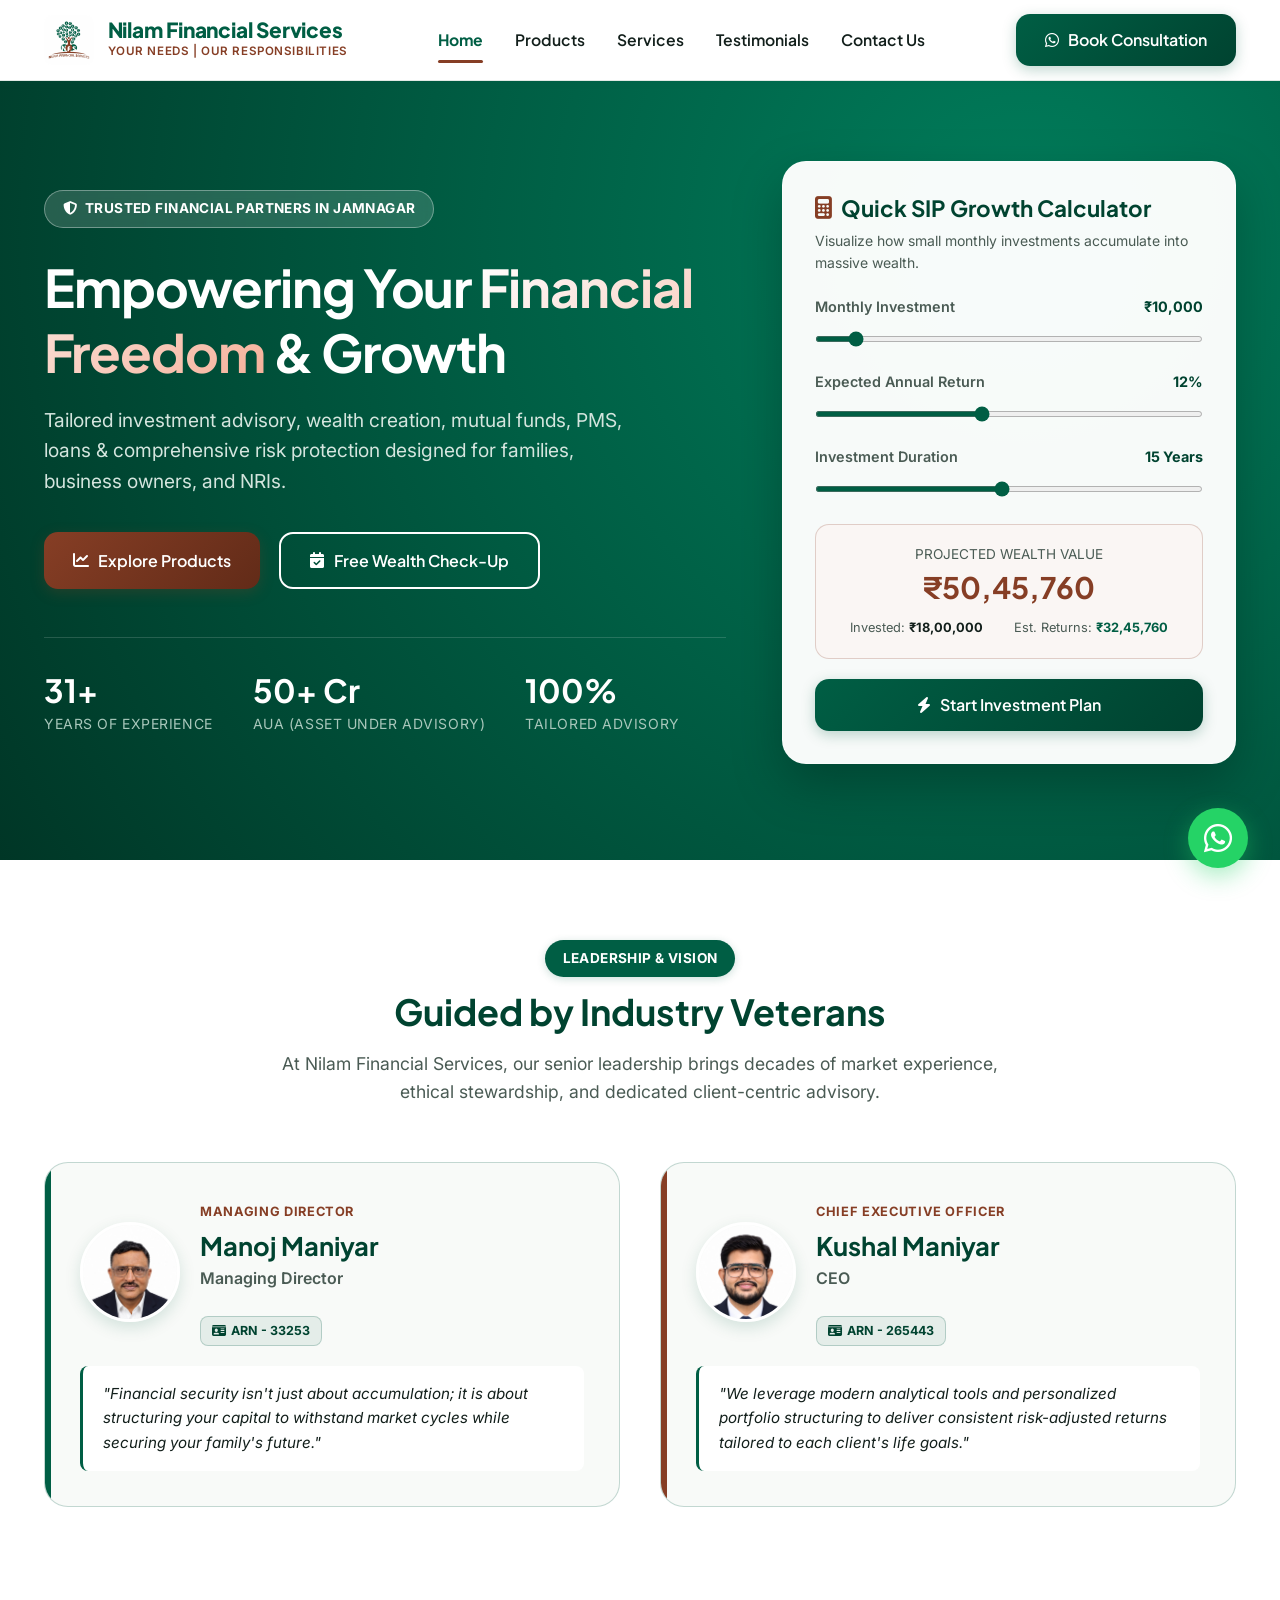
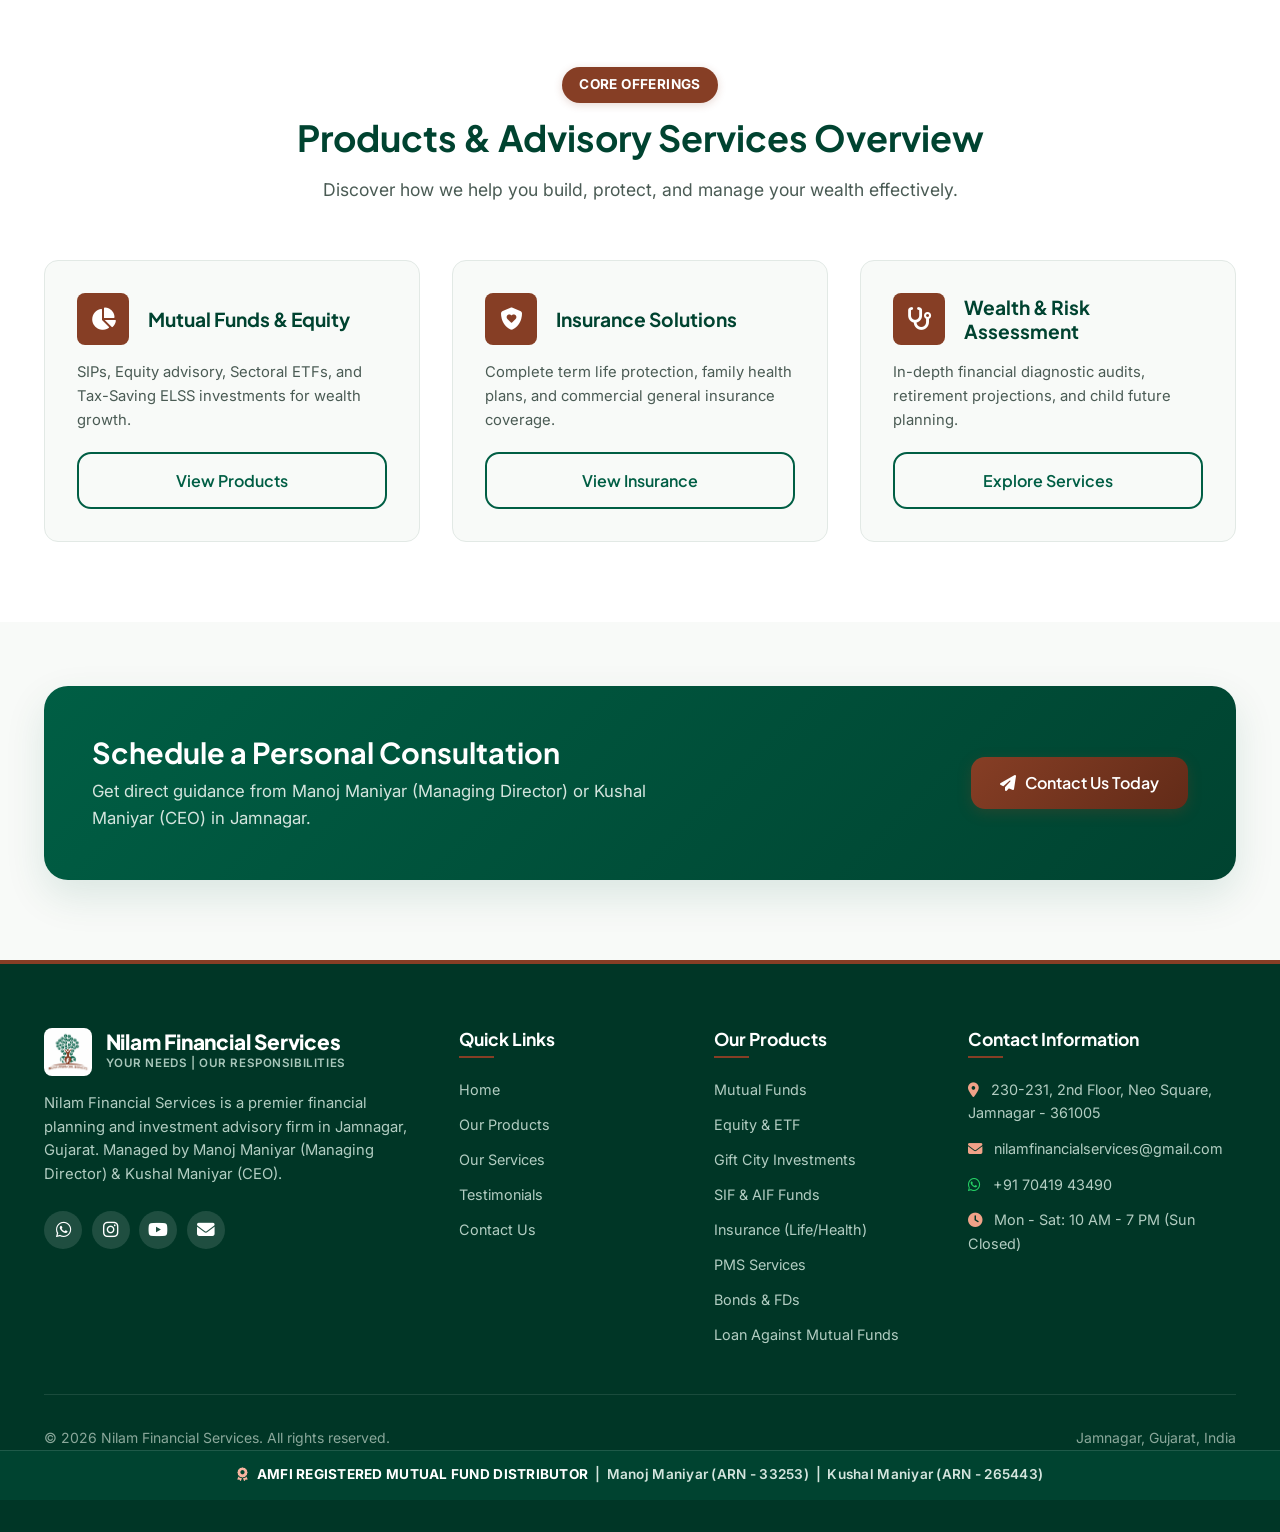
<file: index.html>
<!DOCTYPE html>
<html lang="en">
<head>
  <meta charset="UTF-8">
  <meta name="viewport" content="width=device-width, initial-scale=1.0">
  <title>Nilam Financial Services | Home - Your Needs | Our Responsibilities Jamnagar</title>
  <meta name="description" content="Nilam Financial Services - Trusted financial planning, mutual funds, insurance, PMS, GIFT City, SIF, AIF & loan advisory in Jamnagar, Gujarat. Managed by Manoj Maniyar (Managing Director, ARN-33253) & Kushal Maniyar (CEO, ARN-265443).">
  
  <!-- Favicon -->
  <link rel="icon" type="image/jpeg" href="Logo.jpeg">
  
  <!-- Fonts & Icons -->
  <link rel="preconnect" href="https://fonts.googleapis.com">
  <link rel="preconnect" href="https://fonts.gstatic.com" crossorigin>
  <link href="https://fonts.googleapis.com/css2?family=Inter:wght@300;400;500;600;700&family=Plus+Jakarta+Sans:wght@400;500;600;700;800&display=swap" rel="stylesheet">
  <link rel="stylesheet" href="https://cdnjs.cloudflare.com/ajax/libs/font-awesome/6.4.0/css/all.min.css">
  
  <!-- Custom Stylesheet -->
  <link rel="stylesheet" href="css/styles.css">
</head>
<body>

  <!-- Sticky Header Navigation -->
  <header class="header-main">
    <div class="container nav-container">
      <a href="index.html" class="brand-logo-group">
        <img src="Logo.jpeg" alt="Nilam Financial Services Logo" class="brand-logo-img">
        <div class="brand-title-box">
          <span class="brand-name">Nilam Financial Services</span>
          <span class="brand-tagline">Your Needs | Our Responsibilities</span>
        </div>
      </a>

      <!-- Desktop Navigation -->
      <nav class="nav-menu">
        <a href="index.html" class="nav-link active">Home</a>
        <a href="products.html" class="nav-link">Products</a>
        <a href="services.html" class="nav-link">Services</a>
        <a href="testimonials.html" class="nav-link">Testimonials</a>
        <a href="contact.html" class="nav-link">Contact Us</a>
      </nav>

      <div class="nav-actions">
        <a href="https://wa.me/917041943490?text=Hello%20Nilam%20Financial%20Services,%20I%20would%20like%20to%20schedule%20a%20financial%20consultation." target="_blank" class="btn btn-primary">
          <i class="fa-brands fa-whatsapp"></i> <span class="btn-text-desktop">Book Consultation</span>
        </a>
        <button class="mobile-toggle" id="mobileToggle" aria-label="Toggle Mobile Menu">
          <i class="fa-solid fa-bars-staggered"></i>
        </button>
      </div>
    </div>
  </header>

  <!-- Mobile Off-Canvas Drawer -->
  <div class="drawer-overlay" id="drawerOverlay"></div>
  <aside class="mobile-drawer" id="mobileDrawer">
    <div class="drawer-header">
      <div class="brand-logo-group">
        <img src="Logo.jpeg" alt="Nilam Financial Services Logo" style="height: 40px; flex-shrink: 0;">
        <div class="brand-title-box">
          <span class="brand-name" style="font-size: 1.05rem; white-space: normal; line-height: 1.15;">Nilam Financial Services</span>
          <span class="brand-tagline" style="font-size: 0.625rem;">Your Needs | Our Responsibilities</span>
        </div>
      </div>
      <button class="drawer-close" id="drawerClose" aria-label="Close Menu">
        <i class="fa-solid fa-xmark"></i>
      </button>
    </div>
    <nav class="drawer-nav">
      <a href="index.html" class="drawer-link active">Home</a>
      <a href="products.html" class="drawer-link">Products</a>
      <a href="services.html" class="drawer-link">Services</a>
      <a href="testimonials.html" class="drawer-link">Testimonials</a>
      <a href="contact.html" class="drawer-link">Contact Us</a>
    </nav>
    <div style="margin-top: auto; display: flex; flex-direction: column; gap: 0.75rem;">
      <a href="https://wa.me/917041943490" target="_blank" class="btn btn-whatsapp" style="width: 100%;">
        <i class="fa-brands fa-whatsapp"></i> Connect on WhatsApp
      </a>
      <div style="display: flex; gap: 0.5rem; justify-content: center; margin-top: 0.25rem;">
        <a href="https://www.instagram.com/fin_quest_" target="_blank" class="social-icon-btn instagram" aria-label="Instagram"><i class="fa-brands fa-instagram"></i></a>
        <a href="https://www.youtube.com/@kushal_maniyar" target="_blank" class="social-icon-btn youtube" aria-label="YouTube"><i class="fa-brands fa-youtube"></i></a>
        <a href="mailto:nilamfinancialservices@gmail.com" class="social-icon-btn" aria-label="Email"><i class="fa-solid fa-envelope"></i></a>
      </div>
    </div>
  </aside>

  <main>
    <!-- HERO SECTION -->
    <section class="hero">
      <div class="container hero-grid">
        <div class="hero-content">
          <span class="badge badge-hero" style="margin-bottom: 0.5rem;">
            <i class="fa-solid fa-shield-halved"></i> Trusted Financial Partners in Jamnagar
          </span>
          <h1>Empowering Your <span>Financial Freedom</span> & Growth</h1>
          <p class="hero-lead">
            Tailored investment advisory, wealth creation, mutual funds, PMS, loans & comprehensive risk protection designed for families, business owners, and NRIs.
          </p>
          <div class="hero-actions">
            <a href="products.html" class="btn btn-secondary">
              <i class="fa-solid fa-chart-line"></i> Explore Products
            </a>
            <a href="https://wa.me/917041943490?text=Hello,%20I%20want%20to%20get%20a%20Free%20Wealth%20Check-Up." target="_blank" class="btn btn-outline" style="color: var(--white); border-color: var(--white);">
              <i class="fa-solid fa-calendar-check"></i> Free Wealth Check-Up
            </a>
          </div>

          <div class="hero-stats">
            <div class="stat-item">
              <h4>31+</h4>
              <p>Years of Experience</p>
            </div>
            <div class="stat-item">
              <h4>50+ Cr</h4>
              <p>AUA (Asset Under Advisory)</p>
            </div>
            <div class="stat-item">
              <h4>100%</h4>
              <p>Tailored Advisory</p>
            </div>
          </div>
        </div>

        <!-- Interactive SIP Calculator Card -->
        <div class="hero-card">
          <h3><i class="fa-solid fa-calculator"></i> Quick SIP Growth Calculator</h3>
          <p style="font-size: 0.875rem; color: var(--text-muted); margin-bottom: 1.25rem;">
            Visualize how small monthly investments accumulate into massive wealth.
          </p>
          
          <div class="calc-group">
            <div class="calc-label">
              <span>Monthly Investment</span>
              <span class="calc-value-badge" id="monthlyVal">₹10,000</span>
            </div>
            <input type="range" class="calc-slider" id="monthlyInvestment" min="1000" max="100000" step="1000" value="10000">
          </div>

          <div class="calc-group">
            <div class="calc-label">
              <span>Expected Annual Return</span>
              <span class="calc-value-badge" id="returnVal">12%</span>
            </div>
            <input type="range" class="calc-slider" id="expectedReturn" min="6" max="20" step="0.5" value="12">
          </div>

          <div class="calc-group">
            <div class="calc-label">
              <span>Investment Duration</span>
              <span class="calc-value-badge" id="yearsVal">15 Years</span>
            </div>
            <input type="range" class="calc-slider" id="tenureYears" min="1" max="30" step="1" value="15">
          </div>

          <div class="calc-result-box">
            <p>Projected Wealth Value</p>
            <h2 id="resultMaturity">₹50,45,760</h2>
            <div style="display: flex; justify-content: space-around; margin-top: 0.75rem; font-size: 0.8rem; color: var(--text-muted);">
              <div>Invested: <strong id="resultInvested" style="color: var(--text-dark);">₹18,000,00</strong></div>
              <div>Est. Returns: <strong id="resultGains" style="color: var(--primary);">₹32,45,760</strong></div>
            </div>
          </div>

          <a href="https://wa.me/917041943490?text=Hello,%20I%20used%20the%20SIP%20calculator%20on%20your%20website%20and%20want%20to%20start%20my%20SIP." target="_blank" class="btn btn-primary" style="width: 100%; margin-top: 1.25rem;">
            <i class="fa-solid fa-bolt"></i> Start Investment Plan
          </a>
        </div>
      </div>
    </section>

    <!-- LEADERSHIP SECTION -->
    <section class="leadership-section">
      <div class="container">
        <div class="section-header">
          <span class="badge badge-primary">Leadership & Vision</span>
          <h2>Guided by Industry Veterans</h2>
          <p>At Nilam Financial Services, our senior leadership brings decades of market experience, ethical stewardship, and dedicated client-centric advisory.</p>
        </div>

        <div class="leadership-grid">
          <div class="leader-card">
            <div class="leader-card-header">
              <div class="leader-img-wrapper">
                <img src="images/Manoj_Maniyar.jpg" alt="Manoj Maniyar - Managing Director" class="leader-img">
              </div>
              <div>
                <span class="leader-badge">Managing Director</span>
                <h3 class="leader-name">Manoj Maniyar</h3>
                <p class="leader-title">Managing Director</p>
                <div class="arn-badge"><i class="fa-solid fa-id-card"></i> ARN - 33253</div>
              </div>
            </div>
            <p class="leader-quote">
              "Financial security isn't just about accumulation; it is about structuring your capital to withstand market cycles while securing your family's future."
            </p>
          </div>

          <div class="leader-card">
            <div class="leader-card-header">
              <div class="leader-img-wrapper">
                <img src="images/Kushal_Maniyar.jpg" alt="Kushal Maniyar - Chief Executive Officer" class="leader-img">
              </div>
              <div>
                <span class="leader-badge">Chief Executive Officer</span>
                <h3 class="leader-name">Kushal Maniyar</h3>
                <p class="leader-title">CEO</p>
                <div class="arn-badge"><i class="fa-solid fa-id-card"></i> ARN - 265443</div>
              </div>
            </div>
            <p class="leader-quote">
              "We leverage modern analytical tools and personalized portfolio structuring to deliver consistent risk-adjusted returns tailored to each client's life goals."
            </p>
          </div>
        </div>
      </div>
    </section>

    <!-- QUICK HIGHLIGHTS (PRODUCTS & SERVICES) -->
    <section class="services-section">
      <div class="container">
        <div class="section-header">
          <span class="badge badge-secondary">Core Offerings</span>
          <h2>Products & Advisory Services Overview</h2>
          <p>Discover how we help you build, protect, and manage your wealth effectively.</p>
        </div>

        <div class="services-grid">
          <div class="service-card">
            <div class="service-header-row">
              <div class="service-icon-box"><i class="fa-solid fa-chart-pie"></i></div>
              <h3 class="service-title">Mutual Funds & Equity</h3>
            </div>
            <p class="service-body">SIPs, Equity advisory, Sectoral ETFs, and Tax-Saving ELSS investments for wealth growth.</p>
            <a href="products.html" class="btn btn-outline" style="width: 100%;">View Products</a>
          </div>

          <div class="service-card">
            <div class="service-header-row">
              <div class="service-icon-box"><i class="fa-solid fa-shield-heart"></i></div>
              <h3 class="service-title">Insurance Solutions</h3>
            </div>
            <p class="service-body">Complete term life protection, family health plans, and commercial general insurance coverage.</p>
            <a href="products.html" class="btn btn-outline" style="width: 100%;">View Insurance</a>
          </div>

          <div class="service-card">
            <div class="service-header-row">
              <div class="service-icon-box"><i class="fa-solid fa-stethoscope"></i></div>
              <h3 class="service-title">Wealth & Risk Assessment</h3>
            </div>
            <p class="service-body">In-depth financial diagnostic audits, retirement projections, and child future planning.</p>
            <a href="services.html" class="btn btn-outline" style="width: 100%;">Explore Services</a>
          </div>
        </div>
      </div>
    </section>

    <!-- CALL TO ACTION BANNER -->
    <section style="padding: 0 0 5rem 0; background: var(--bg-light);">
      <div class="container">
        <div class="assessment-banner">
          <div class="assessment-content">
            <h3>Schedule a Personal Consultation</h3>
            <p>Get direct guidance from Manoj Maniyar (Managing Director) or Kushal Maniyar (CEO) in Jamnagar.</p>
          </div>
          <a href="contact.html" class="btn btn-secondary" style="white-space: nowrap;">
            <i class="fa-solid fa-paper-plane"></i> Contact Us Today
          </a>
        </div>
      </div>
    </section>
  </main>

  <!-- Sticky Floating WhatsApp Button -->
  <a href="https://wa.me/917041943490?text=Hello%20Nilam%20Financial%20Services,%20I%20am%20visiting%20your%20website%20and%20need%20assistance." target="_blank" class="whatsapp-float" aria-label="Chat on WhatsApp">
    <i class="fa-brands fa-whatsapp"></i>
  </a>

  <!-- Footer -->
  <footer class="footer">
    <div class="container">
      <div class="footer-grid">
        <div class="footer-brand">
          <div class="brand-logo-group" style="margin-bottom: 1rem;">
            <img src="Logo.jpeg" alt="Nilam Financial Services Logo" style="height: 48px; border-radius: var(--radius-sm);">
            <div class="brand-title-box">
              <span class="brand-name" style="color: var(--white);">Nilam Financial Services</span>
              <span class="brand-tagline" style="color: #A8C7BB;">Your Needs | Our Responsibilities</span>
            </div>
          </div>
          <p>
            Nilam Financial Services is a premier financial planning and investment advisory firm in Jamnagar, Gujarat. Managed by Manoj Maniyar (Managing Director) & Kushal Maniyar (CEO).
          </p>
          <div style="display: flex; gap: 0.6rem; margin-top: 1.25rem;">
            <a href="https://wa.me/917041943490" target="_blank" class="social-icon-btn" aria-label="WhatsApp"><i class="fa-brands fa-whatsapp"></i></a>
            <a href="https://www.instagram.com/fin_quest_" target="_blank" class="social-icon-btn instagram" aria-label="Instagram"><i class="fa-brands fa-instagram"></i></a>
            <a href="https://www.youtube.com/@kushal_maniyar" target="_blank" class="social-icon-btn youtube" aria-label="YouTube"><i class="fa-brands fa-youtube"></i></a>
            <a href="mailto:nilamfinancialservices@gmail.com" class="social-icon-btn" aria-label="Email"><i class="fa-solid fa-envelope"></i></a>
          </div>
        </div>

        <div>
          <h4 class="footer-title">Quick Links</h4>
          <div class="footer-links">
            <a href="index.html">Home</a>
            <a href="products.html">Our Products</a>
            <a href="services.html">Our Services</a>
            <a href="testimonials.html">Testimonials</a>
            <a href="contact.html">Contact Us</a>
          </div>
        </div>

        <div>
          <h4 class="footer-title">Our Products</h4>
          <div class="footer-links">
            <a href="products.html">Mutual Funds</a>
            <a href="products.html">Equity & ETF</a>
            <a href="products.html">Gift City Investments</a>
            <a href="products.html">SIF & AIF Funds</a>
            <a href="products.html">Insurance (Life/Health)</a>
            <a href="products.html">PMS Services</a>
            <a href="products.html">Bonds & FDs</a>
            <a href="products.html">Loan Against Mutual Funds</a>
          </div>
        </div>

        <div>
          <h4 class="footer-title">Contact Information</h4>
          <div style="display: flex; flex-direction: column; gap: 0.8rem; font-size: 0.9rem; color: #B2CDC2;">
            <p><i class="fa-solid fa-location-dot" style="color: #F0A288; margin-right: 0.5rem;"></i> 230-231, 2nd Floor, Neo Square, Jamnagar - 361005</p>
            <p><i class="fa-solid fa-envelope" style="color: #F0A288; margin-right: 0.5rem;"></i> <a href="mailto:nilamfinancialservices@gmail.com" style="color: inherit;">nilamfinancialservices@gmail.com</a></p>
            <p><i class="fa-brands fa-whatsapp" style="color: #25D366; margin-right: 0.5rem;"></i> <a href="https://wa.me/917041943490" target="_blank" style="color: inherit;">+91 70419 43490</a></p>
            <p><i class="fa-solid fa-clock" style="color: #F0A288; margin-right: 0.5rem;"></i> Mon - Sat: 10 AM - 7 PM (Sun Closed)</p>
          </div>
        </div>
      </div>

      <div class="footer-bottom">
        <p>&copy; 2026 Nilam Financial Services. All rights reserved.</p>
        <p>Jamnagar, Gujarat, India</p>
      </div>
    </div>

    <!-- AMFI Registration Disclosure Bar -->
    <div class="amfi-disclosure">
      <div class="container">
        <i class="fa-solid fa-award"></i> <strong>AMFI REGISTERED MUTUAL FUND DISTRIBUTOR</strong> &nbsp;|&nbsp; Manoj Maniyar (ARN - 33253) &nbsp;|&nbsp; Kushal Maniyar (ARN - 265443)
      </div>
    </div>
  </footer>

  <!-- Main JavaScript File -->
  <script src="js/main.js"></script>
</body>
</html>
</file>
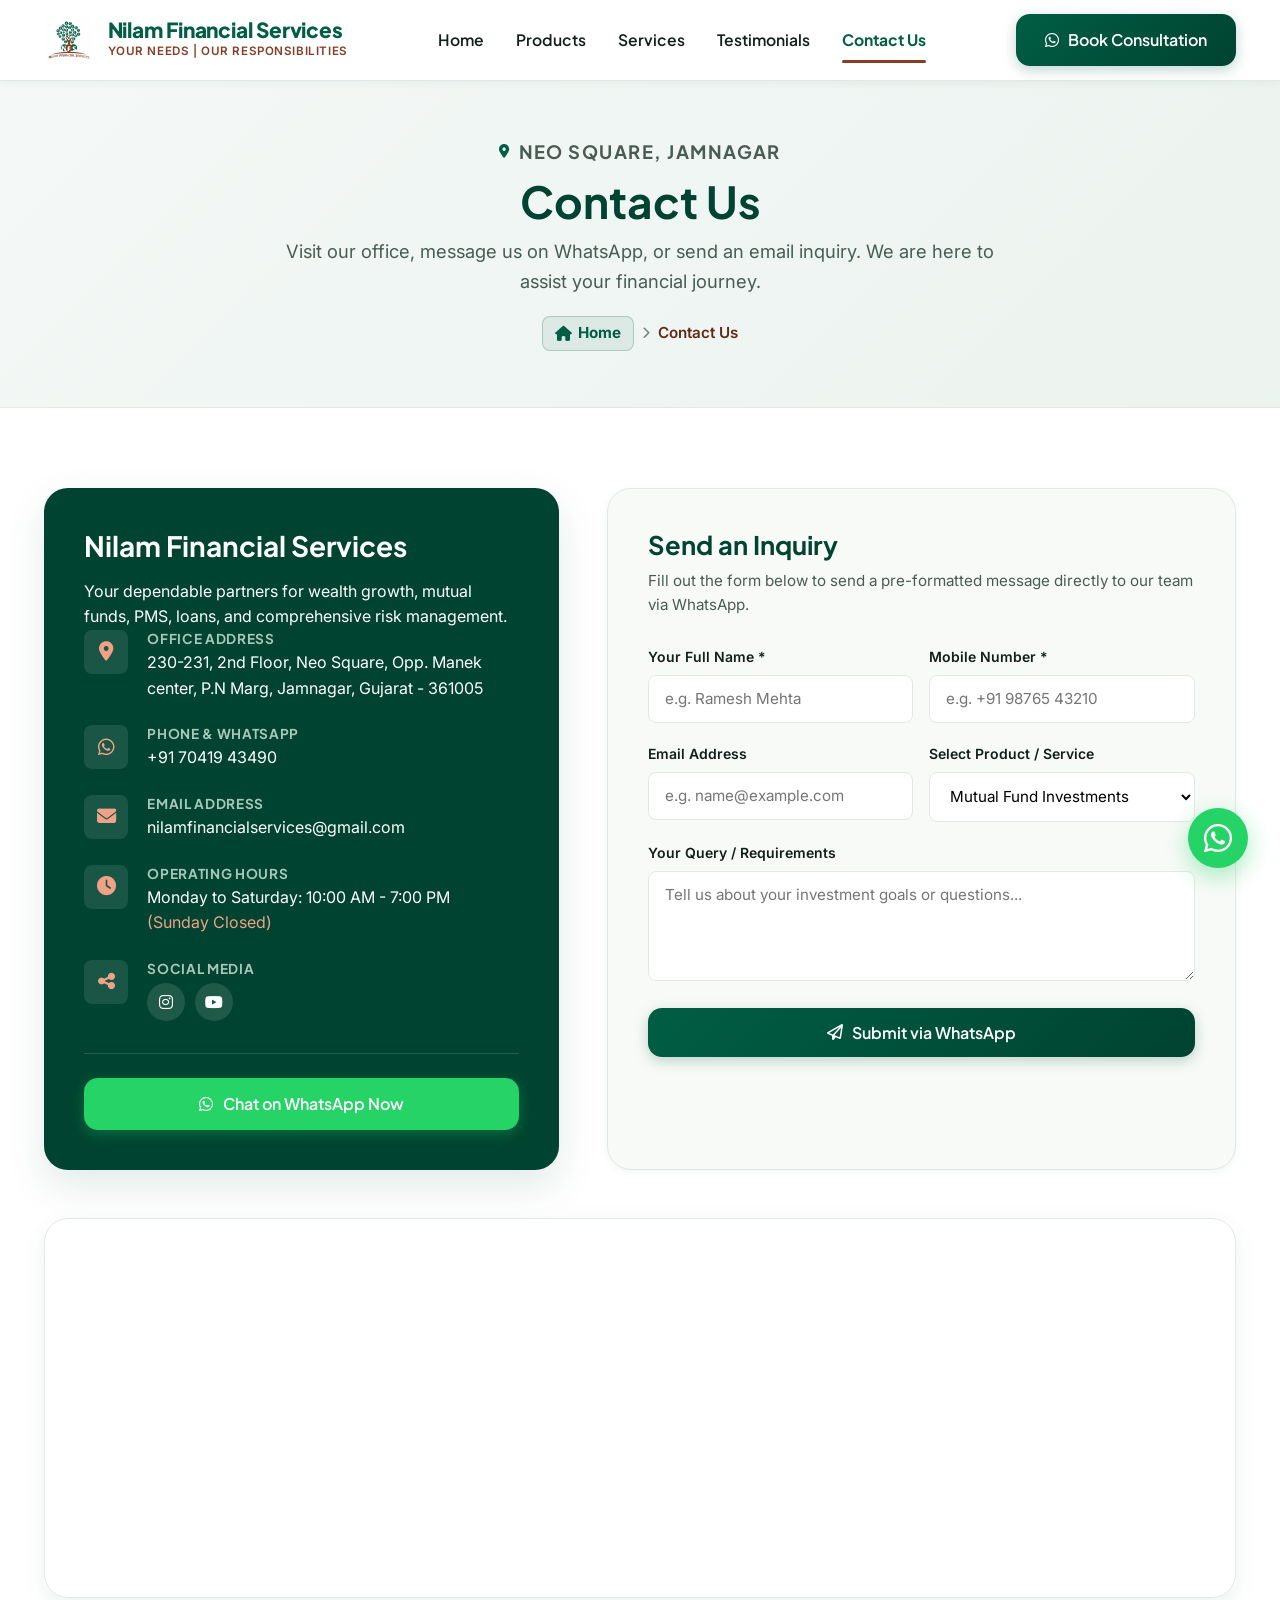
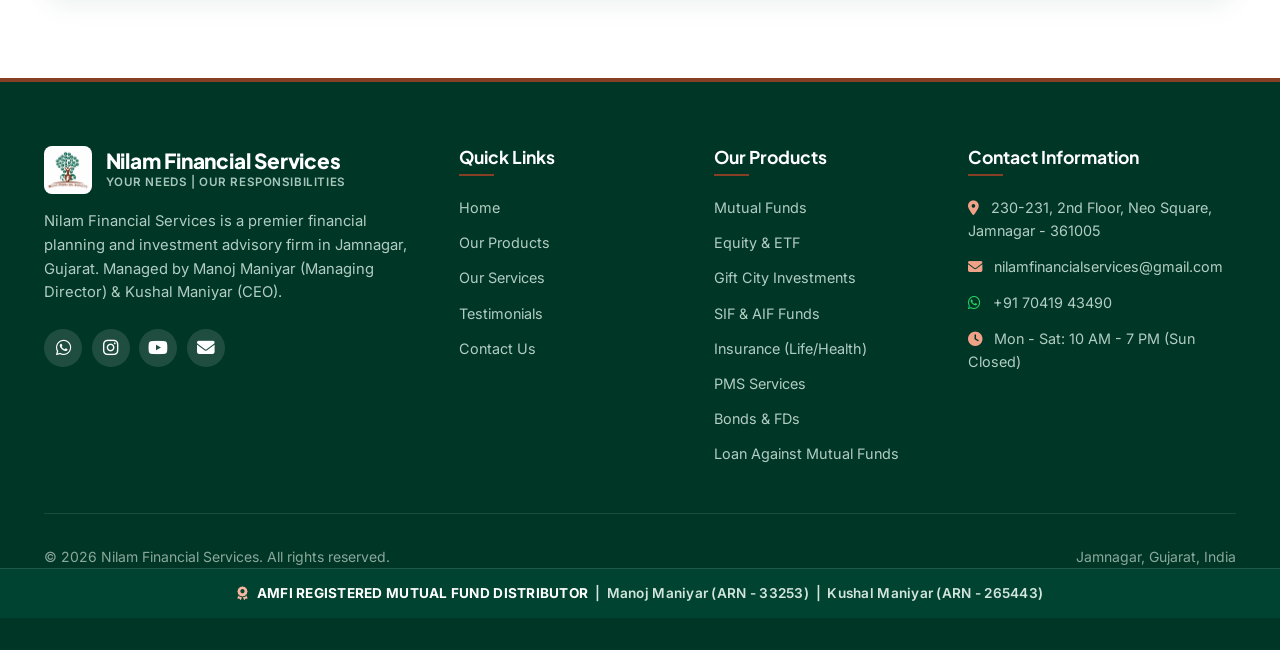
<file: contact.html>
<!DOCTYPE html>
<html lang="en">
<head>
  <meta charset="UTF-8">
  <meta name="viewport" content="width=device-width, initial-scale=1.0">
  <title>Contact Us | Nilam Financial Services Jamnagar</title>
  <meta name="description" content="Contact Nilam Financial Services Jamnagar. Address: 230-231 2nd Floor Neo Square Jamnagar. Phone: +91 70419 43490, Email: nilamfinancialservices@gmail.com. Hours: Mon-Sat 10AM-7PM.">
  
  <!-- Favicon -->
  <link rel="icon" type="image/jpeg" href="Logo.jpeg">
  
  <!-- Fonts & Icons -->
  <link rel="preconnect" href="https://fonts.googleapis.com">
  <link rel="preconnect" href="https://fonts.gstatic.com" crossorigin>
  <link href="https://fonts.googleapis.com/css2?family=Inter:wght@300;400;500;600;700&family=Plus+Jakarta+Sans:wght@400;500;600;700;800&display=swap" rel="stylesheet">
  <link rel="stylesheet" href="https://cdnjs.cloudflare.com/ajax/libs/font-awesome/6.4.0/css/all.min.css">
  
  <!-- Custom Stylesheet -->
  <link rel="stylesheet" href="css/styles.css">
</head>
<body>

  <!-- Sticky Header Navigation -->
  <header class="header-main">
    <div class="container nav-container">
      <a href="index.html" class="brand-logo-group">
        <img src="Logo.jpeg" alt="Nilam Financial Services Logo" class="brand-logo-img">
        <div class="brand-title-box">
          <span class="brand-name">Nilam Financial Services</span>
          <span class="brand-tagline">Your Needs | Our Responsibilities</span>
        </div>
      </a>

      <!-- Desktop Navigation -->
      <nav class="nav-menu">
        <a href="index.html" class="nav-link">Home</a>
        <a href="products.html" class="nav-link">Products</a>
        <a href="services.html" class="nav-link">Services</a>
        <a href="testimonials.html" class="nav-link">Testimonials</a>
        <a href="contact.html" class="nav-link active">Contact Us</a>
      </nav>

      <div class="nav-actions">
        <a href="https://wa.me/917041943490?text=Hello%20Nilam%20Financial%20Services,%20I%20am%20reaching%20out%20to%20book%20a%20consultation." target="_blank" class="btn btn-primary">
          <i class="fa-brands fa-whatsapp"></i> <span class="btn-text-desktop">Book Consultation</span>
        </a>
        <button class="mobile-toggle" id="mobileToggle" aria-label="Toggle Mobile Menu">
          <i class="fa-solid fa-bars-staggered"></i>
        </button>
      </div>
    </div>
  </header>

  <!-- Mobile Off-Canvas Drawer -->
  <div class="drawer-overlay" id="drawerOverlay"></div>
  <aside class="mobile-drawer" id="mobileDrawer">
    <div class="drawer-header">
      <div class="brand-logo-group">
        <img src="Logo.jpeg" alt="Nilam Financial Services Logo" style="height: 40px; flex-shrink: 0;">
        <div class="brand-title-box">
          <span class="brand-name" style="font-size: 1.05rem; white-space: normal; line-height: 1.15;">Nilam Financial Services</span>
          <span class="brand-tagline" style="font-size: 0.625rem;">Your Needs | Our Responsibilities</span>
        </div>
      </div>
      <button class="drawer-close" id="drawerClose" aria-label="Close Menu">
        <i class="fa-solid fa-xmark"></i>
      </button>
    </div>
    <nav class="drawer-nav">
      <a href="index.html" class="drawer-link">Home</a>
      <a href="products.html" class="drawer-link">Products</a>
      <a href="services.html" class="drawer-link">Services</a>
      <a href="testimonials.html" class="drawer-link">Testimonials</a>
      <a href="contact.html" class="drawer-link active">Contact Us</a>
    </nav>
    <div style="margin-top: auto; display: flex; flex-direction: column; gap: 0.75rem;">
      <a href="https://wa.me/917041943490" target="_blank" class="btn btn-whatsapp" style="width: 100%;">
        <i class="fa-brands fa-whatsapp"></i> Connect on WhatsApp
      </a>
      <div style="display: flex; gap: 0.5rem; justify-content: center; margin-top: 0.25rem;">
        <a href="https://www.instagram.com/fin_quest_" target="_blank" class="social-icon-btn instagram" aria-label="Instagram"><i class="fa-brands fa-instagram"></i></a>
        <a href="https://www.youtube.com/@kushal_maniyar" target="_blank" class="social-icon-btn youtube" aria-label="YouTube"><i class="fa-brands fa-youtube"></i></a>
        <a href="mailto:nilamfinancialservices@gmail.com" class="social-icon-btn" aria-label="Email"><i class="fa-solid fa-envelope"></i></a>
      </div>
    </div>
  </aside>

  <main>
    <!-- PAGE HERO BANNER -->
    <section class="page-hero">
      <div class="container page-hero-content">
        <p class="page-eyebrow"><i class="fa-solid fa-location-dot"></i> Neo Square, Jamnagar</p>
        <h1>Contact Us</h1>
        <p>Visit our office, message us on WhatsApp, or send an email inquiry. We are here to assist your financial journey.</p>
        <div class="breadcrumb">
          <a href="index.html" class="home-link"><i class="fa-solid fa-house"></i> Home</a>
          <i class="fa-solid fa-chevron-right separator"></i>
          <span class="current-page">Contact Us</span>
        </div>
      </div>
    </section>

    <!-- CONTACT US SECTION -->
    <section class="contact-section">
      <div class="container">
        <div class="contact-grid">
          <!-- Office Info Box -->
          <div class="contact-info-card">
            <div>
              <h3>Nilam Financial Services</h3>
              <p>Your dependable partners for wealth growth, mutual funds, PMS, loans, and comprehensive risk management.</p>
              
              <div class="contact-details-list">
                <div class="contact-item">
                  <div class="contact-icon"><i class="fa-solid fa-location-dot"></i></div>
                  <div class="contact-text">
                    <h5>Office Address</h5>
                    <p>230-231, 2nd Floor, Neo Square, Opp. Manek center, P.N Marg, Jamnagar, Gujarat - 361005</p>
                  </div>
                </div>

                <div class="contact-item">
                  <div class="contact-icon"><i class="fa-brands fa-whatsapp"></i></div>
                  <div class="contact-text">
                    <h5>Phone & WhatsApp</h5>
                    <p><a href="https://wa.me/917041943490" target="_blank" rel="noopener">+91 70419 43490</a></p>
                  </div>
                </div>

                <div class="contact-item">
                  <div class="contact-icon"><i class="fa-solid fa-envelope"></i></div>
                  <div class="contact-text">
                    <h5>Email Address</h5>
                    <p><a href="mailto:nilamfinancialservices@gmail.com">nilamfinancialservices@gmail.com</a></p>
                  </div>
                </div>

                <div class="contact-item">
                  <div class="contact-icon"><i class="fa-solid fa-clock"></i></div>
                  <div class="contact-text">
                    <h5>Operating Hours</h5>
                    <p>Monday to Saturday: 10:00 AM - 7:00 PM<br><span style="color: #F0A288;">(Sunday Closed)</span></p>
                  </div>
                </div>

                <div class="contact-item">
                  <div class="contact-icon"><i class="fa-solid fa-share-nodes"></i></div>
                  <div class="contact-text">
                    <h5>Social Media</h5>
                    <div style="display: flex; gap: 0.6rem; margin-top: 0.35rem;">
                      <a href="https://www.instagram.com/fin_quest_" target="_blank" class="social-icon-btn instagram" aria-label="Instagram"><i class="fa-brands fa-instagram"></i></a>
                      <a href="https://www.youtube.com/@kushal_maniyar" target="_blank" class="social-icon-btn youtube" aria-label="YouTube"><i class="fa-brands fa-youtube"></i></a>
                    </div>
                  </div>
                </div>
              </div>
            </div>

            <div style="padding-top: 1.5rem; border-top: 1px solid rgba(255,255,255,0.15);">
              <a href="https://wa.me/917041943490?text=Hello%20Nilam%20Financial%20Services,%20I%20want%20to%20visit%20your%20office." target="_blank" class="btn btn-whatsapp" style="width: 100%;">
                <i class="fa-brands fa-whatsapp"></i> Chat on WhatsApp Now
              </a>
            </div>
          </div>

          <!-- Contact Form Box -->
          <div class="contact-form-card">
            <h3>Send an Inquiry</h3>
            <p>Fill out the form below to send a pre-formatted message directly to our team via WhatsApp.</p>
            
            <form id="mainContactForm">
              <div class="form-row">
                <div class="form-group">
                  <label class="form-label" for="contactName">Your Full Name *</label>
                  <input type="text" id="contactName" class="form-control" placeholder="e.g. Ramesh Mehta" required>
                </div>
                <div class="form-group">
                  <label class="form-label" for="contactPhone">Mobile Number *</label>
                  <input type="tel" id="contactPhone" class="form-control" placeholder="e.g. +91 98765 43210" required>
                </div>
              </div>

              <div class="form-row">
                <div class="form-group">
                  <label class="form-label" for="contactEmail">Email Address</label>
                  <input type="email" id="contactEmail" class="form-control" placeholder="e.g. name@example.com">
                </div>
                <div class="form-group">
                  <label class="form-label" for="contactService">Select Product / Service</label>
                  <select id="contactService" class="form-control">
                    <option value="Mutual Funds">Mutual Fund Investments</option>
                    <option value="Equity & ETF">Equity & ETF Advisory</option>
                    <option value="Gift City Investments">GIFT City Investments</option>
                    <option value="SIF & AIF Funds">SIF & AIF Funds</option>
                    <option value="Insurance">Life & Health Insurance</option>
                    <option value="PMS">Portfolio Management Service (PMS)</option>
                    <option value="Bonds & FDs">Bonds & Fixed Deposits</option>
                    <option value="Loan Against Mutual Funds">Loan Against Mutual Funds</option>
                    <option value="All Type of Loans">Loans Assistance</option>
                    <option value="Financial & Risk Assessment">Free Financial Assessment</option>
                  </select>
                </div>
              </div>

              <div class="form-group">
                <label class="form-label" for="contactMessage">Your Query / Requirements</label>
                <textarea id="contactMessage" class="form-control" placeholder="Tell us about your investment goals or questions..."></textarea>
              </div>

              <button type="submit" class="btn btn-primary" style="width: 100%;">
                <i class="fa-paper-plane fa-regular"></i> Submit via WhatsApp
              </button>
            </form>
          </div>
        </div>

        <!-- Google Map Location -->
        <div class="map-container">
          <iframe title="Nilam Financial Services Location Map" src="https://maps.google.com/maps?q=Neo%20Square,%20Opp.%20Manek%20center,%20P.N%20Marg,%20Jamnagar,%20Gujarat%20361005&t=&z=16&ie=UTF8&iwloc=&output=embed" loading="lazy"></iframe>
        </div>
      </div>
    </section>
  </main>

  <!-- Sticky Floating WhatsApp Button -->
  <a href="https://wa.me/917041943490?text=Hello%20Nilam%20Financial%20Services,%20I%20need%20assistance." target="_blank" class="whatsapp-float" aria-label="Chat on WhatsApp">
    <i class="fa-brands fa-whatsapp"></i>
  </a>

  <!-- Footer -->
  <footer class="footer">
    <div class="container">
      <div class="footer-grid">
        <div class="footer-brand">
          <div class="brand-logo-group" style="margin-bottom: 1rem;">
            <img src="Logo.jpeg" alt="Nilam Financial Services Logo" style="height: 48px; border-radius: var(--radius-sm);">
            <div class="brand-title-box">
              <span class="brand-name" style="color: var(--white);">Nilam Financial Services</span>
              <span class="brand-tagline" style="color: #A8C7BB;">Your Needs | Our Responsibilities</span>
            </div>
          </div>
          <p>
            Nilam Financial Services is a premier financial planning and investment advisory firm in Jamnagar, Gujarat. Managed by Manoj Maniyar (Managing Director) & Kushal Maniyar (CEO).
          </p>
          <div style="display: flex; gap: 0.6rem; margin-top: 1.25rem;">
            <a href="https://wa.me/917041943490" target="_blank" class="social-icon-btn" aria-label="WhatsApp"><i class="fa-brands fa-whatsapp"></i></a>
            <a href="https://www.instagram.com/fin_quest_" target="_blank" class="social-icon-btn instagram" aria-label="Instagram"><i class="fa-brands fa-instagram"></i></a>
            <a href="https://www.youtube.com/@kushal_maniyar" target="_blank" class="social-icon-btn youtube" aria-label="YouTube"><i class="fa-brands fa-youtube"></i></a>
            <a href="mailto:nilamfinancialservices@gmail.com" class="social-icon-btn" aria-label="Email"><i class="fa-solid fa-envelope"></i></a>
          </div>
        </div>

        <div>
          <h4 class="footer-title">Quick Links</h4>
          <div class="footer-links">
            <a href="index.html">Home</a>
            <a href="products.html">Our Products</a>
            <a href="services.html">Our Services</a>
            <a href="testimonials.html">Testimonials</a>
            <a href="contact.html">Contact Us</a>
          </div>
        </div>

        <div>
          <h4 class="footer-title">Our Products</h4>
          <div class="footer-links">
            <a href="products.html">Mutual Funds</a>
            <a href="products.html">Equity & ETF</a>
            <a href="products.html">Gift City Investments</a>
            <a href="products.html">SIF & AIF Funds</a>
            <a href="products.html">Insurance (Life/Health)</a>
            <a href="products.html">PMS Services</a>
            <a href="products.html">Bonds & FDs</a>
            <a href="products.html">Loan Against Mutual Funds</a>
          </div>
        </div>

        <div>
          <h4 class="footer-title">Contact Information</h4>
          <div style="display: flex; flex-direction: column; gap: 0.8rem; font-size: 0.9rem; color: #B2CDC2;">
            <p><i class="fa-solid fa-location-dot" style="color: #F0A288; margin-right: 0.5rem;"></i> 230-231, 2nd Floor, Neo Square, Jamnagar - 361005</p>
            <p><i class="fa-solid fa-envelope" style="color: #F0A288; margin-right: 0.5rem;"></i> <a href="mailto:nilamfinancialservices@gmail.com" style="color: inherit;">nilamfinancialservices@gmail.com</a></p>
            <p><i class="fa-brands fa-whatsapp" style="color: #25D366; margin-right: 0.5rem;"></i> <a href="https://wa.me/917041943490" target="_blank" style="color: inherit;">+91 70419 43490</a></p>
            <p><i class="fa-solid fa-clock" style="color: #F0A288; margin-right: 0.5rem;"></i> Mon - Sat: 10 AM - 7 PM (Sun Closed)</p>
          </div>
        </div>
      </div>

      <div class="footer-bottom">
        <p>&copy; 2026 Nilam Financial Services. All rights reserved.</p>
        <p>Jamnagar, Gujarat, India</p>
      </div>
    </div>

    <!-- AMFI Registration Disclosure Bar -->
    <div class="amfi-disclosure">
      <div class="container">
        <i class="fa-solid fa-award"></i> <strong>AMFI REGISTERED MUTUAL FUND DISTRIBUTOR</strong> &nbsp;|&nbsp; Manoj Maniyar (ARN - 33253) &nbsp;|&nbsp; Kushal Maniyar (ARN - 265443)
      </div>
    </div>
  </footer>

  <!-- Main JavaScript File -->
  <script src="js/main.js"></script>
</body>
</html>
</file>
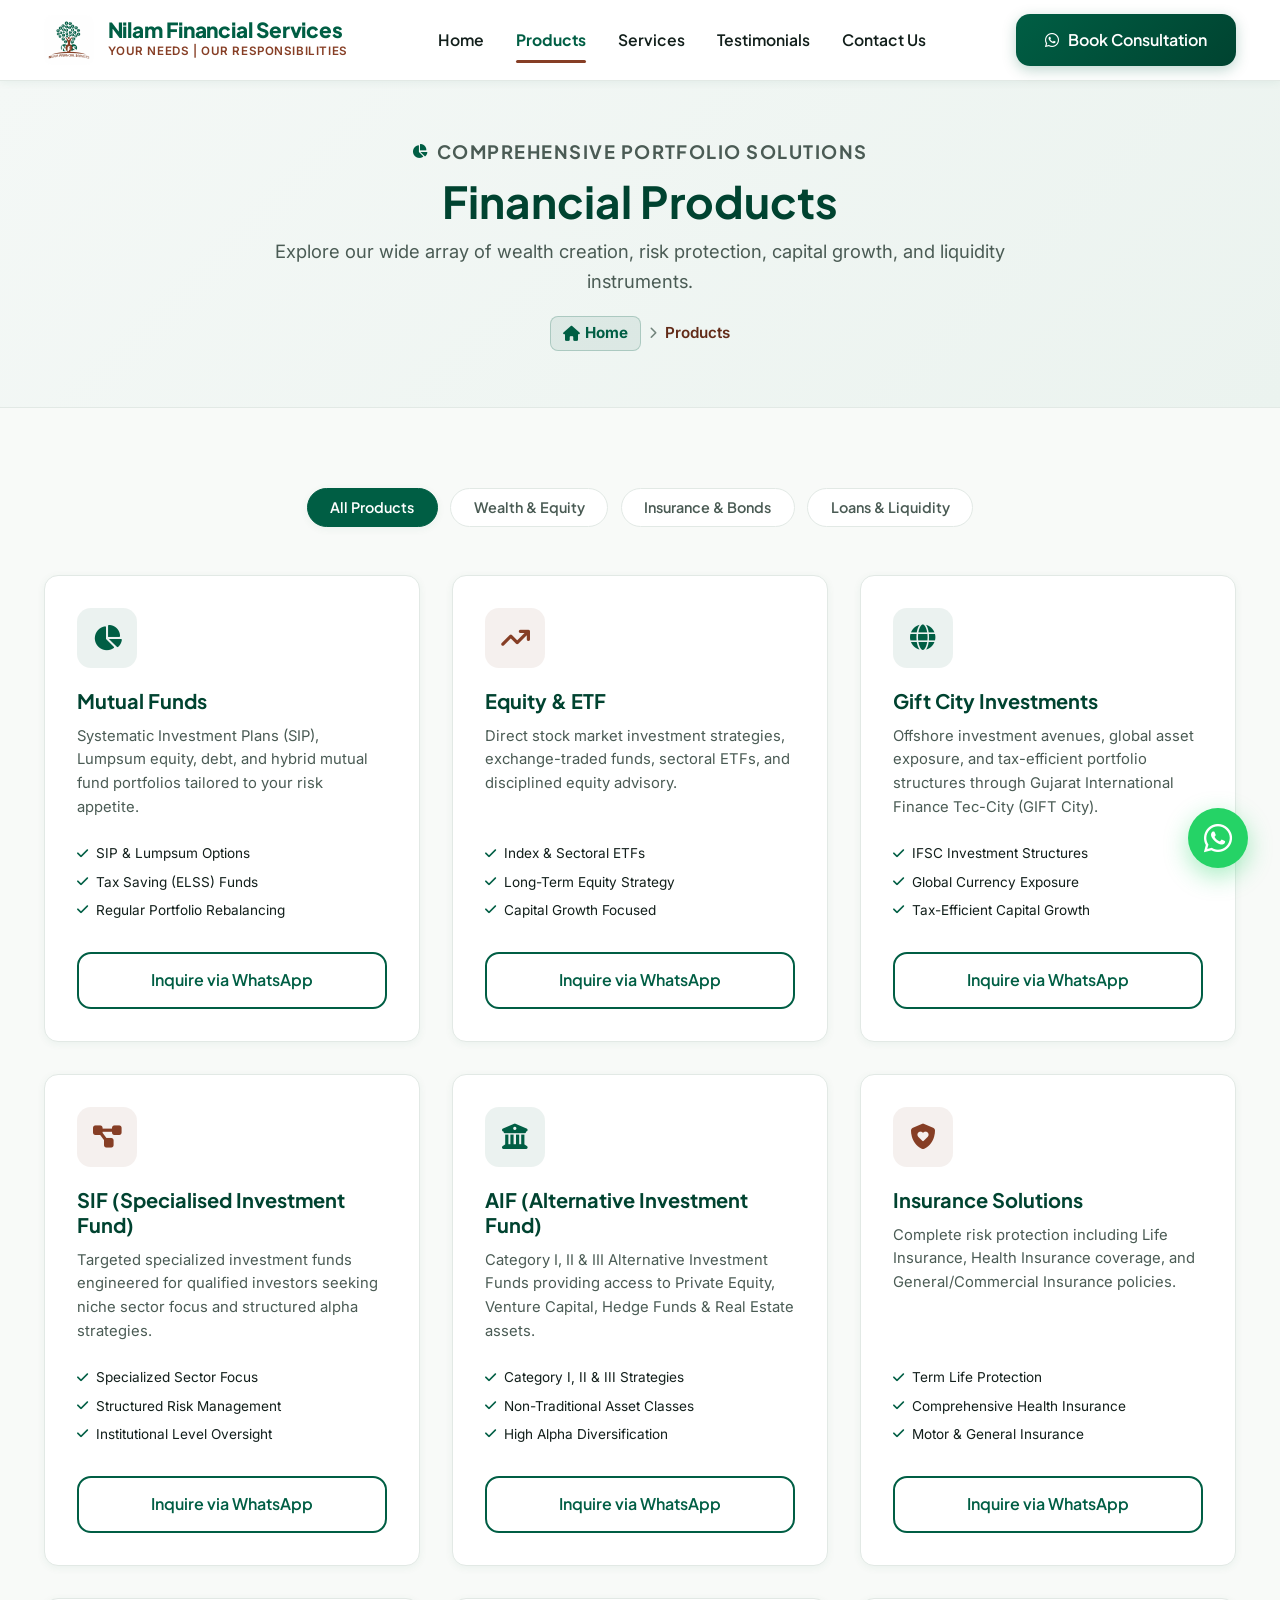
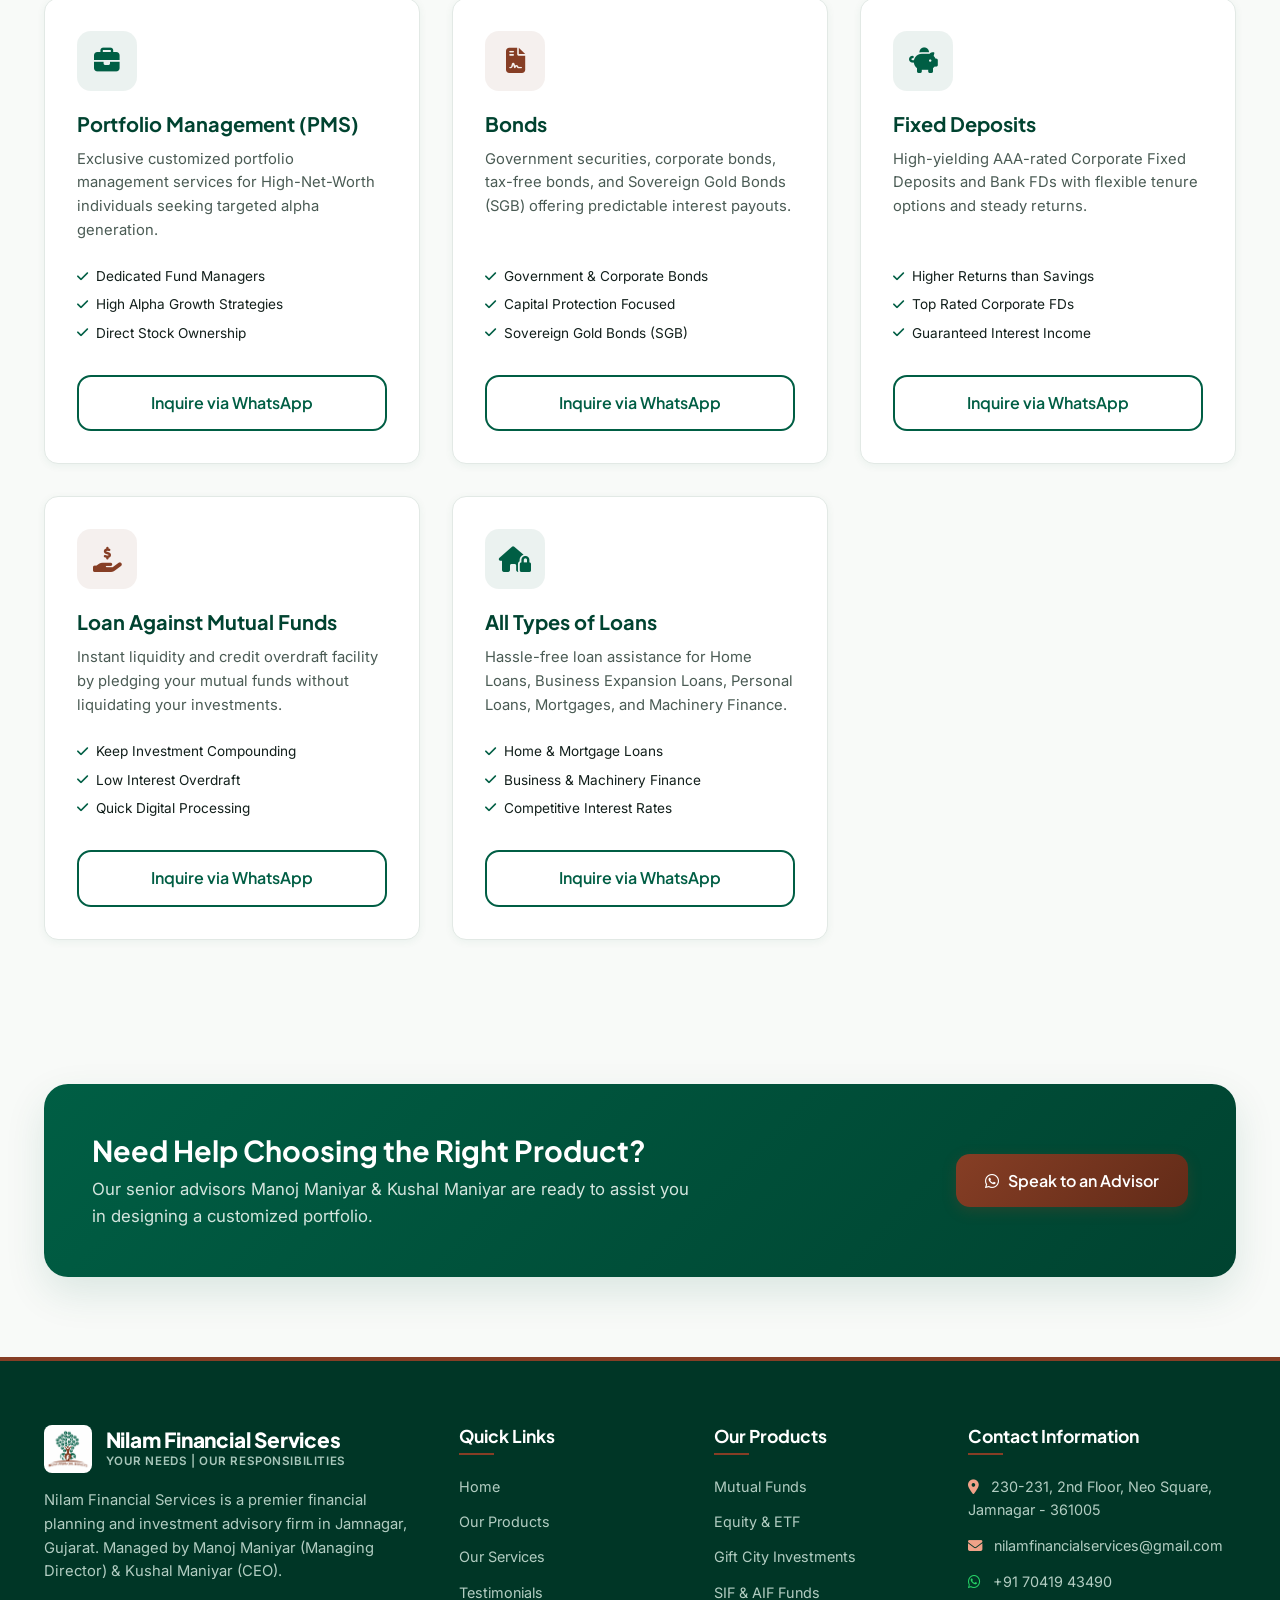
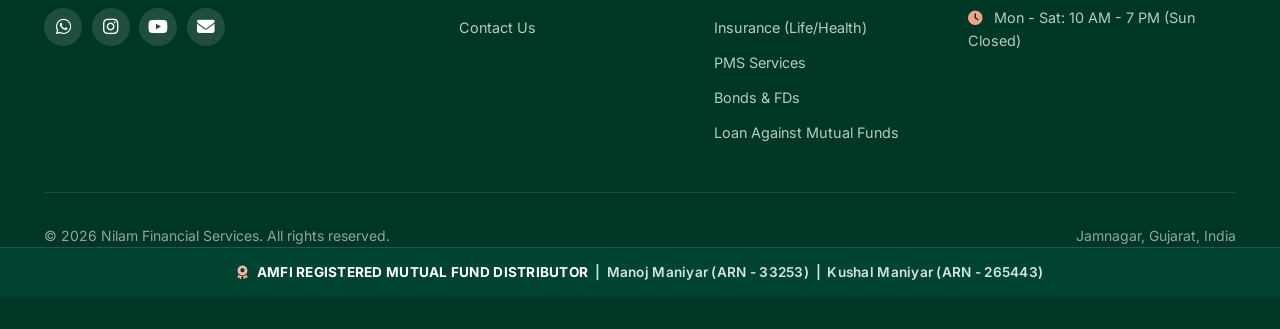
<file: products.html>
<!DOCTYPE html>
<html lang="en">
<head>
  <meta charset="UTF-8">
  <meta name="viewport" content="width=device-width, initial-scale=1.0">
  <title>Our Products | Nilam Financial Services Jamnagar</title>
  <meta name="description" content="Explore Nilam Financial Services products: Mutual Funds, Equity & ETF, Insurance, PMS, Bonds, Fixed Deposits, Loan Against Mutual Funds & All Types of Loans.">
  
  <!-- Favicon -->
  <link rel="icon" type="image/jpeg" href="Logo.jpeg">
  
  <!-- Fonts & Icons -->
  <link rel="preconnect" href="https://fonts.googleapis.com">
  <link rel="preconnect" href="https://fonts.gstatic.com" crossorigin>
  <link href="https://fonts.googleapis.com/css2?family=Inter:wght@300;400;500;600;700&family=Plus+Jakarta+Sans:wght@400;500;600;700;800&display=swap" rel="stylesheet">
  <link rel="stylesheet" href="https://cdnjs.cloudflare.com/ajax/libs/font-awesome/6.4.0/css/all.min.css">
  
  <!-- Custom Stylesheet -->
  <link rel="stylesheet" href="css/styles.css">
</head>
<body>

  <!-- Sticky Header Navigation -->
  <header class="header-main">
    <div class="container nav-container">
      <a href="index.html" class="brand-logo-group">
        <img src="Logo.jpeg" alt="Nilam Financial Services Logo" class="brand-logo-img">
        <div class="brand-title-box">
          <span class="brand-name">Nilam Financial Services</span>
          <span class="brand-tagline">Your Needs | Our Responsibilities</span>
        </div>
      </a>

      <!-- Desktop Navigation -->
      <nav class="nav-menu">
        <a href="index.html" class="nav-link">Home</a>
        <a href="products.html" class="nav-link active">Products</a>
        <a href="services.html" class="nav-link">Services</a>
        <a href="testimonials.html" class="nav-link">Testimonials</a>
        <a href="contact.html" class="nav-link">Contact Us</a>
      </nav>

      <div class="nav-actions">
        <a href="https://wa.me/917041943490?text=Hello%20Nilam%20Financial%20Services,%20I%20would%20like%20to%20inquire%20about%20your%20products." target="_blank" class="btn btn-primary">
          <i class="fa-brands fa-whatsapp"></i> <span class="btn-text-desktop">Book Consultation</span>
        </a>
        <button class="mobile-toggle" id="mobileToggle" aria-label="Toggle Mobile Menu">
          <i class="fa-solid fa-bars-staggered"></i>
        </button>
      </div>
    </div>
  </header>

  <!-- Mobile Off-Canvas Drawer -->
  <div class="drawer-overlay" id="drawerOverlay"></div>
  <aside class="mobile-drawer" id="mobileDrawer">
    <div class="drawer-header">
      <div class="brand-logo-group">
        <img src="Logo.jpeg" alt="Nilam Financial Services Logo" style="height: 40px; flex-shrink: 0;">
        <div class="brand-title-box">
          <span class="brand-name" style="font-size: 1.05rem; white-space: normal; line-height: 1.15;">Nilam Financial Services</span>
          <span class="brand-tagline" style="font-size: 0.625rem;">Your Needs | Our Responsibilities</span>
        </div>
      </div>
      <button class="drawer-close" id="drawerClose" aria-label="Close Menu">
        <i class="fa-solid fa-xmark"></i>
      </button>
    </div>
    <nav class="drawer-nav">
      <a href="index.html" class="drawer-link">Home</a>
      <a href="products.html" class="drawer-link active">Products</a>
      <a href="services.html" class="drawer-link">Services</a>
      <a href="testimonials.html" class="drawer-link">Testimonials</a>
      <a href="contact.html" class="drawer-link">Contact Us</a>
    </nav>
    <div style="margin-top: auto; display: flex; flex-direction: column; gap: 0.75rem;">
      <a href="https://wa.me/917041943490" target="_blank" class="btn btn-whatsapp" style="width: 100%;">
        <i class="fa-brands fa-whatsapp"></i> Connect on WhatsApp
      </a>
      <div style="display: flex; gap: 0.5rem; justify-content: center; margin-top: 0.25rem;">
        <a href="https://www.instagram.com/fin_quest_" target="_blank" class="social-icon-btn instagram" aria-label="Instagram"><i class="fa-brands fa-instagram"></i></a>
        <a href="https://www.youtube.com/@kushal_maniyar" target="_blank" class="social-icon-btn youtube" aria-label="YouTube"><i class="fa-brands fa-youtube"></i></a>
        <a href="mailto:nilamfinancialservices@gmail.com" class="social-icon-btn" aria-label="Email"><i class="fa-solid fa-envelope"></i></a>
      </div>
    </div>
  </aside>

  <main>
    <!-- PAGE HERO BANNER -->
    <section class="page-hero">
      <div class="container page-hero-content">
        <p class="page-eyebrow"><i class="fa-solid fa-chart-pie"></i> Comprehensive Portfolio Solutions</p>
        <h1>Financial Products</h1>
        <p>Explore our wide array of wealth creation, risk protection, capital growth, and liquidity instruments.</p>
        <div class="breadcrumb">
          <a href="index.html" class="home-link"><i class="fa-solid fa-house"></i> Home</a>
          <i class="fa-solid fa-chevron-right separator"></i>
          <span class="current-page">Products</span>
        </div>
      </div>
    </section>

    <!-- PRODUCTS GRID & FILTERS -->
    <section class="products-section">
      <div class="container">
        <div class="filter-tabs">
          <button class="filter-btn active" data-filter="all">All Products</button>
          <button class="filter-btn" data-filter="wealth">Wealth & Equity</button>
          <button class="filter-btn" data-filter="protection">Insurance & Bonds</button>
          <button class="filter-btn" data-filter="loans">Loans & Liquidity</button>
        </div>

        <div class="products-grid">
          <!-- Product 1 -->
          <div class="product-card" data-category="wealth">
            <div class="product-icon"><i class="fa-solid fa-chart-pie"></i></div>
            <h3 class="product-title">Mutual Funds</h3>
            <p class="product-desc">Systematic Investment Plans (SIP), Lumpsum equity, debt, and hybrid mutual fund portfolios tailored to your risk appetite.</p>
            <ul class="product-features">
              <li><i class="fa-solid fa-check"></i> SIP & Lumpsum Options</li>
              <li><i class="fa-solid fa-check"></i> Tax Saving (ELSS) Funds</li>
              <li><i class="fa-solid fa-check"></i> Regular Portfolio Rebalancing</li>
            </ul>
            <a href="https://wa.me/917041943490?text=I%20am%20interested%20in%20Mutual%20Fund%20Investments." target="_blank" class="btn btn-outline" style="margin-top: auto; width: 100%;">
              Inquire via WhatsApp
            </a>
          </div>

          <!-- Product 2 -->
          <div class="product-card" data-category="wealth">
            <div class="product-icon"><i class="fa-solid fa-arrow-trend-up"></i></div>
            <h3 class="product-title">Equity & ETF</h3>
            <p class="product-desc">Direct stock market investment strategies, exchange-traded funds, sectoral ETFs, and disciplined equity advisory.</p>
            <ul class="product-features">
              <li><i class="fa-solid fa-check"></i> Index & Sectoral ETFs</li>
              <li><i class="fa-solid fa-check"></i> Long-Term Equity Strategy</li>
              <li><i class="fa-solid fa-check"></i> Capital Growth Focused</li>
            </ul>
            <a href="https://wa.me/917041943490?text=I%20am%20interested%20in%20Equity%20%26%20ETF%20Advisory." target="_blank" class="btn btn-outline" style="margin-top: auto; width: 100%;">
              Inquire via WhatsApp
            </a>
          </div>

          <!-- Product: Gift City Investments -->
          <div class="product-card" data-category="wealth">
            <div class="product-icon"><i class="fa-solid fa-globe"></i></div>
            <h3 class="product-title">Gift City Investments</h3>
            <p class="product-desc">Offshore investment avenues, global asset exposure, and tax-efficient portfolio structures through Gujarat International Finance Tec-City (GIFT City).</p>
            <ul class="product-features">
              <li><i class="fa-solid fa-check"></i> IFSC Investment Structures</li>
              <li><i class="fa-solid fa-check"></i> Global Currency Exposure</li>
              <li><i class="fa-solid fa-check"></i> Tax-Efficient Capital Growth</li>
            </ul>
            <a href="https://wa.me/917041943490?text=I%20am%20interested%20in%20GIFT%20City%20Investments." target="_blank" class="btn btn-outline" style="margin-top: auto; width: 100%;">
              Inquire via WhatsApp
            </a>
          </div>

          <!-- Product: SIF (Specialised Investment Fund) -->
          <div class="product-card" data-category="wealth">
            <div class="product-icon"><i class="fa-solid fa-diagram-project"></i></div>
            <h3 class="product-title">SIF (Specialised Investment Fund)</h3>
            <p class="product-desc">Targeted specialized investment funds engineered for qualified investors seeking niche sector focus and structured alpha strategies.</p>
            <ul class="product-features">
              <li><i class="fa-solid fa-check"></i> Specialized Sector Focus</li>
              <li><i class="fa-solid fa-check"></i> Structured Risk Management</li>
              <li><i class="fa-solid fa-check"></i> Institutional Level Oversight</li>
            </ul>
            <a href="https://wa.me/917041943490?text=I%20am%20interested%20in%20Specialised%20Investment%20Funds%20(SIF)." target="_blank" class="btn btn-outline" style="margin-top: auto; width: 100%;">
              Inquire via WhatsApp
            </a>
          </div>

          <!-- Product: AIF (Alternative Investment Fund) -->
          <div class="product-card" data-category="wealth">
            <div class="product-icon"><i class="fa-solid fa-building-columns"></i></div>
            <h3 class="product-title">AIF (Alternative Investment Fund)</h3>
            <p class="product-desc">Category I, II & III Alternative Investment Funds providing access to Private Equity, Venture Capital, Hedge Funds & Real Estate assets.</p>
            <ul class="product-features">
              <li><i class="fa-solid fa-check"></i> Category I, II & III Strategies</li>
              <li><i class="fa-solid fa-check"></i> Non-Traditional Asset Classes</li>
              <li><i class="fa-solid fa-check"></i> High Alpha Diversification</li>
            </ul>
            <a href="https://wa.me/917041943490?text=I%20am%20interested%20in%20Alternative%20Investment%20Funds%20(AIF)." target="_blank" class="btn btn-outline" style="margin-top: auto; width: 100%;">
              Inquire via WhatsApp
            </a>
          </div>

          <!-- Product 3 -->
          <div class="product-card" data-category="protection">
            <div class="product-icon"><i class="fa-solid fa-shield-heart"></i></div>
            <h3 class="product-title">Insurance Solutions</h3>
            <p class="product-desc">Complete risk protection including Life Insurance, Health Insurance coverage, and General/Commercial Insurance policies.</p>
            <ul class="product-features">
              <li><i class="fa-solid fa-check"></i> Term Life Protection</li>
              <li><i class="fa-solid fa-check"></i> Comprehensive Health Insurance</li>
              <li><i class="fa-solid fa-check"></i> Motor & General Insurance</li>
            </ul>
            <a href="https://wa.me/917041943490?text=I%20am%20interested%20in%20Insurance%20Coverage." target="_blank" class="btn btn-outline" style="margin-top: auto; width: 100%;">
              Inquire via WhatsApp
            </a>
          </div>

          <!-- Product 4 -->
          <div class="product-card" data-category="wealth">
            <div class="product-icon"><i class="fa-solid fa-briefcase"></i></div>
            <h3 class="product-title">Portfolio Management (PMS)</h3>
            <p class="product-desc">Exclusive customized portfolio management services for High-Net-Worth individuals seeking targeted alpha generation.</p>
            <ul class="product-features">
              <li><i class="fa-solid fa-check"></i> Dedicated Fund Managers</li>
              <li><i class="fa-solid fa-check"></i> High Alpha Growth Strategies</li>
              <li><i class="fa-solid fa-check"></i> Direct Stock Ownership</li>
            </ul>
            <a href="https://wa.me/917041943490?text=I%20am%20interested%20in%20Portfolio%20Management%20Services%20(PMS)." target="_blank" class="btn btn-outline" style="margin-top: auto; width: 100%;">
              Inquire via WhatsApp
            </a>
          </div>

          <!-- Product 5 -->
          <div class="product-card" data-category="protection">
            <div class="product-icon"><i class="fa-solid fa-file-contract"></i></div>
            <h3 class="product-title">Bonds</h3>
            <p class="product-desc">Government securities, corporate bonds, tax-free bonds, and Sovereign Gold Bonds (SGB) offering predictable interest payouts.</p>
            <ul class="product-features">
              <li><i class="fa-solid fa-check"></i> Government & Corporate Bonds</li>
              <li><i class="fa-solid fa-check"></i> Capital Protection Focused</li>
              <li><i class="fa-solid fa-check"></i> Sovereign Gold Bonds (SGB)</li>
            </ul>
            <a href="https://wa.me/917041943490?text=I%20am%20interested%20in%20Bonds%20Investments." target="_blank" class="btn btn-outline" style="margin-top: auto; width: 100%;">
              Inquire via WhatsApp
            </a>
          </div>

          <!-- Product 6 -->
          <div class="product-card" data-category="protection">
            <div class="product-icon"><i class="fa-solid fa-piggy-bank"></i></div>
            <h3 class="product-title">Fixed Deposits</h3>
            <p class="product-desc">High-yielding AAA-rated Corporate Fixed Deposits and Bank FDs with flexible tenure options and steady returns.</p>
            <ul class="product-features">
              <li><i class="fa-solid fa-check"></i> Higher Returns than Savings</li>
              <li><i class="fa-solid fa-check"></i> Top Rated Corporate FDs</li>
              <li><i class="fa-solid fa-check"></i> Guaranteed Interest Income</li>
            </ul>
            <a href="https://wa.me/917041943490?text=I%20am%20interested%20in%20Fixed%20Deposit%20Options." target="_blank" class="btn btn-outline" style="margin-top: auto; width: 100%;">
              Inquire via WhatsApp
            </a>
          </div>

          <!-- Product 7 -->
          <div class="product-card" data-category="loans">
            <div class="product-icon"><i class="fa-solid fa-hand-holding-dollar"></i></div>
            <h3 class="product-title">Loan Against Mutual Funds</h3>
            <p class="product-desc">Instant liquidity and credit overdraft facility by pledging your mutual funds without liquidating your investments.</p>
            <ul class="product-features">
              <li><i class="fa-solid fa-check"></i> Keep Investment Compounding</li>
              <li><i class="fa-solid fa-check"></i> Low Interest Overdraft</li>
              <li><i class="fa-solid fa-check"></i> Quick Digital Processing</li>
            </ul>
            <a href="https://wa.me/917041943490?text=I%20am%20interested%20in%20Loan%20Against%20Mutual%20Funds." target="_blank" class="btn btn-outline" style="margin-top: auto; width: 100%;">
              Inquire via WhatsApp
            </a>
          </div>

          <!-- Product 8 -->
          <div class="product-card" data-category="loans">
            <div class="product-icon"><i class="fa-solid fa-house-lock"></i></div>
            <h3 class="product-title">All Types of Loans</h3>
            <p class="product-desc">Hassle-free loan assistance for Home Loans, Business Expansion Loans, Personal Loans, Mortgages, and Machinery Finance.</p>
            <ul class="product-features">
              <li><i class="fa-solid fa-check"></i> Home & Mortgage Loans</li>
              <li><i class="fa-solid fa-check"></i> Business & Machinery Finance</li>
              <li><i class="fa-solid fa-check"></i> Competitive Interest Rates</li>
            </ul>
            <a href="https://wa.me/917041943490?text=I%20am%20interested%20in%20Loan%20Services." target="_blank" class="btn btn-outline" style="margin-top: auto; width: 100%;">
              Inquire via WhatsApp
            </a>
          </div>
        </div>
      </div>
    </section>

    <!-- CALL TO ACTION BANNER -->
    <section style="padding: 0 0 5rem 0; background: var(--bg-light);">
      <div class="container">
        <div class="assessment-banner">
          <div class="assessment-content">
            <h3>Need Help Choosing the Right Product?</h3>
            <p>Our senior advisors Manoj Maniyar & Kushal Maniyar are ready to assist you in designing a customized portfolio.</p>
          </div>
          <a href="contact.html" class="btn btn-secondary" style="white-space: nowrap;">
            <i class="fa-brands fa-whatsapp"></i> Speak to an Advisor
          </a>
        </div>
      </div>
    </section>
  </main>

  <!-- Sticky Floating WhatsApp Button -->
  <a href="https://wa.me/917041943490?text=Hello%20Nilam%20Financial%20Services,%20I%20am%20inquiring%20about%20your%20products." target="_blank" class="whatsapp-float" aria-label="Chat on WhatsApp">
    <i class="fa-brands fa-whatsapp"></i>
  </a>

  <!-- Footer -->
  <footer class="footer">
    <div class="container">
      <div class="footer-grid">
        <div class="footer-brand">
          <div class="brand-logo-group" style="margin-bottom: 1rem;">
            <img src="Logo.jpeg" alt="Nilam Financial Services Logo" style="height: 48px; border-radius: var(--radius-sm);">
            <div class="brand-title-box">
              <span class="brand-name" style="color: var(--white);">Nilam Financial Services</span>
              <span class="brand-tagline" style="color: #A8C7BB;">Your Needs | Our Responsibilities</span>
            </div>
          </div>
          <p>
            Nilam Financial Services is a premier financial planning and investment advisory firm in Jamnagar, Gujarat. Managed by Manoj Maniyar (Managing Director) & Kushal Maniyar (CEO).
          </p>
          <div style="display: flex; gap: 0.6rem; margin-top: 1.25rem;">
            <a href="https://wa.me/917041943490" target="_blank" class="social-icon-btn" aria-label="WhatsApp"><i class="fa-brands fa-whatsapp"></i></a>
            <a href="https://www.instagram.com/fin_quest_" target="_blank" class="social-icon-btn instagram" aria-label="Instagram"><i class="fa-brands fa-instagram"></i></a>
            <a href="https://www.youtube.com/@kushal_maniyar" target="_blank" class="social-icon-btn youtube" aria-label="YouTube"><i class="fa-brands fa-youtube"></i></a>
            <a href="mailto:nilamfinancialservices@gmail.com" class="social-icon-btn" aria-label="Email"><i class="fa-solid fa-envelope"></i></a>
          </div>
        </div>

        <div>
          <h4 class="footer-title">Quick Links</h4>
          <div class="footer-links">
            <a href="index.html">Home</a>
            <a href="products.html">Our Products</a>
            <a href="services.html">Our Services</a>
            <a href="testimonials.html">Testimonials</a>
            <a href="contact.html">Contact Us</a>
          </div>
        </div>

        <div>
          <h4 class="footer-title">Our Products</h4>
          <div class="footer-links">
            <a href="products.html">Mutual Funds</a>
            <a href="products.html">Equity & ETF</a>
            <a href="products.html">Gift City Investments</a>
            <a href="products.html">SIF & AIF Funds</a>
            <a href="products.html">Insurance (Life/Health)</a>
            <a href="products.html">PMS Services</a>
            <a href="products.html">Bonds & FDs</a>
            <a href="products.html">Loan Against Mutual Funds</a>
          </div>
        </div>

        <div>
          <h4 class="footer-title">Contact Information</h4>
          <div style="display: flex; flex-direction: column; gap: 0.8rem; font-size: 0.9rem; color: #B2CDC2;">
            <p><i class="fa-solid fa-location-dot" style="color: #F0A288; margin-right: 0.5rem;"></i> 230-231, 2nd Floor, Neo Square, Jamnagar - 361005</p>
            <p><i class="fa-solid fa-envelope" style="color: #F0A288; margin-right: 0.5rem;"></i> <a href="mailto:nilamfinancialservices@gmail.com" style="color: inherit;">nilamfinancialservices@gmail.com</a></p>
            <p><i class="fa-brands fa-whatsapp" style="color: #25D366; margin-right: 0.5rem;"></i> <a href="https://wa.me/917041943490" target="_blank" style="color: inherit;">+91 70419 43490</a></p>
            <p><i class="fa-solid fa-clock" style="color: #F0A288; margin-right: 0.5rem;"></i> Mon - Sat: 10 AM - 7 PM (Sun Closed)</p>
          </div>
        </div>
      </div>

      <div class="footer-bottom">
        <p>&copy; 2026 Nilam Financial Services. All rights reserved.</p>
        <p>Jamnagar, Gujarat, India</p>
      </div>
    </div>

    <!-- AMFI Registration Disclosure Bar -->
    <div class="amfi-disclosure">
      <div class="container">
        <i class="fa-solid fa-award"></i> <strong>AMFI REGISTERED MUTUAL FUND DISTRIBUTOR</strong> &nbsp;|&nbsp; Manoj Maniyar (ARN - 33253) &nbsp;|&nbsp; Kushal Maniyar (ARN - 265443)
      </div>
    </div>
  </footer>

  <!-- Main JavaScript File -->
  <script src="js/main.js"></script>
</body>
</html>
</file>
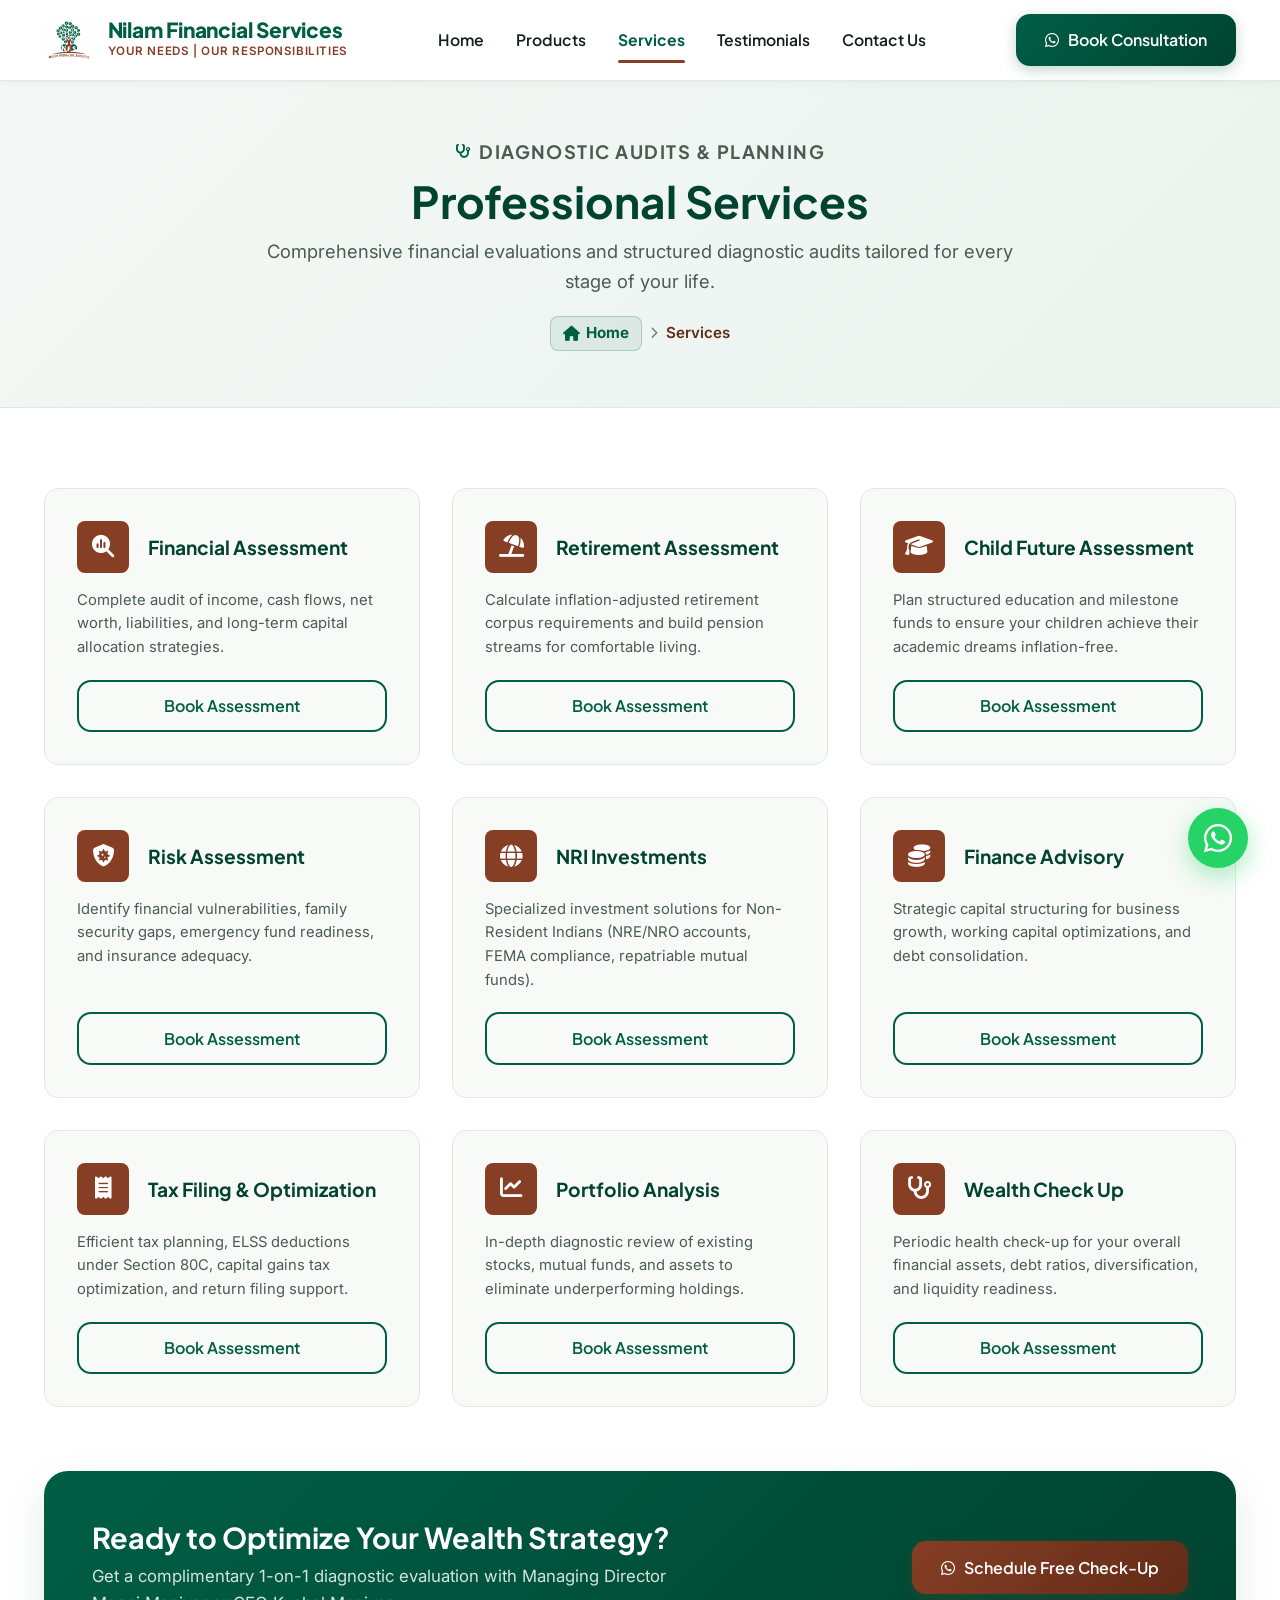
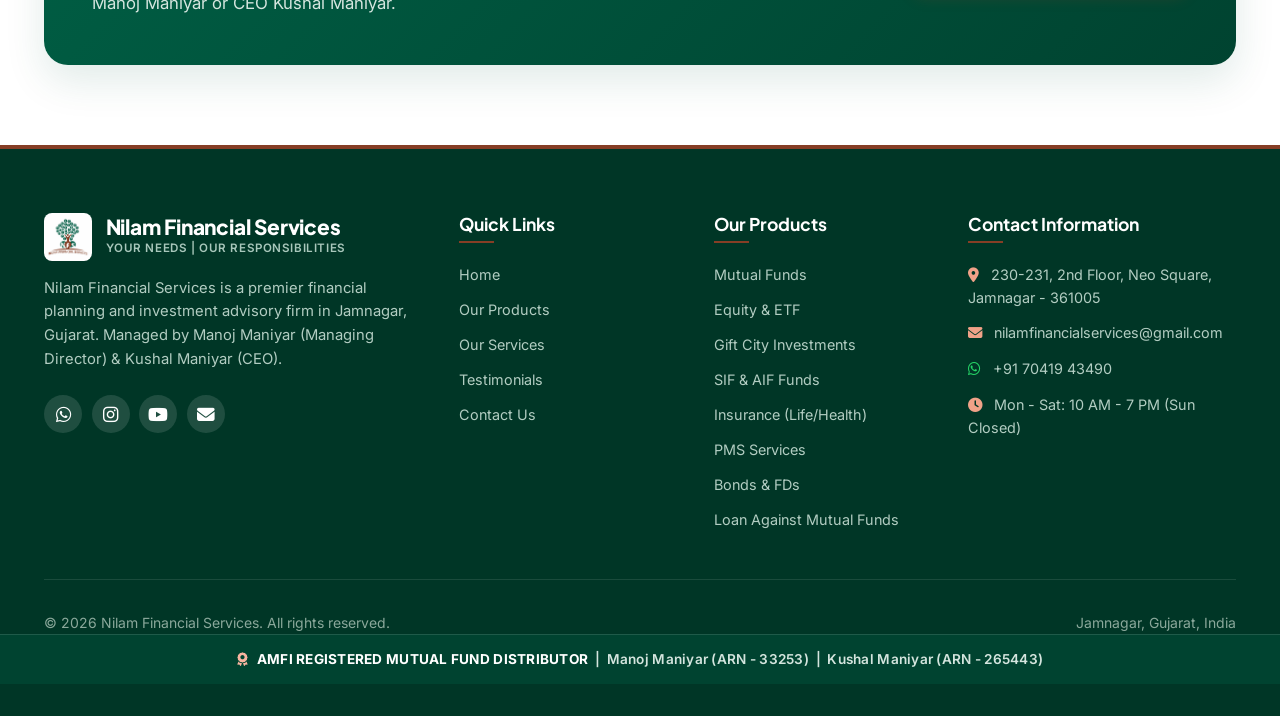
<file: services.html>
<!DOCTYPE html>
<html lang="en">
<head>
  <meta charset="UTF-8">
  <meta name="viewport" content="width=device-width, initial-scale=1.0">
  <title>Our Services | Nilam Financial Services Jamnagar</title>
  <meta name="description" content="Nilam Financial Services advisory services: Financial Assessment, Retirement Assessment, Child Future Assessment, Risk Assessment, NRI Investments, Tax Filing & Portfolio Analysis.">
  
  <!-- Favicon -->
  <link rel="icon" type="image/jpeg" href="Logo.jpeg">
  
  <!-- Fonts & Icons -->
  <link rel="preconnect" href="https://fonts.googleapis.com">
  <link rel="preconnect" href="https://fonts.gstatic.com" crossorigin>
  <link href="https://fonts.googleapis.com/css2?family=Inter:wght@300;400;500;600;700&family=Plus+Jakarta+Sans:wght@400;500;600;700;800&display=swap" rel="stylesheet">
  <link rel="stylesheet" href="https://cdnjs.cloudflare.com/ajax/libs/font-awesome/6.4.0/css/all.min.css">
  
  <!-- Custom Stylesheet -->
  <link rel="stylesheet" href="css/styles.css">
</head>
<body>

  <!-- Sticky Header Navigation -->
  <header class="header-main">
    <div class="container nav-container">
      <a href="index.html" class="brand-logo-group">
        <img src="Logo.jpeg" alt="Nilam Financial Services Logo" class="brand-logo-img">
        <div class="brand-title-box">
          <span class="brand-name">Nilam Financial Services</span>
          <span class="brand-tagline">Your Needs | Our Responsibilities</span>
        </div>
      </a>

      <!-- Desktop Navigation -->
      <nav class="nav-menu">
        <a href="index.html" class="nav-link">Home</a>
        <a href="products.html" class="nav-link">Products</a>
        <a href="services.html" class="nav-link active">Services</a>
        <a href="testimonials.html" class="nav-link">Testimonials</a>
        <a href="contact.html" class="nav-link">Contact Us</a>
      </nav>

      <div class="nav-actions">
        <a href="https://wa.me/917041943490?text=Hello%20Nilam%20Financial%20Services,%20I%20would%20like%20to%20book%20a%20service%20consultation." target="_blank" class="btn btn-primary">
          <i class="fa-brands fa-whatsapp"></i> <span class="btn-text-desktop">Book Consultation</span>
        </a>
        <button class="mobile-toggle" id="mobileToggle" aria-label="Toggle Mobile Menu">
          <i class="fa-solid fa-bars-staggered"></i>
        </button>
      </div>
    </div>
  </header>

  <!-- Mobile Off-Canvas Drawer -->
  <div class="drawer-overlay" id="drawerOverlay"></div>
  <aside class="mobile-drawer" id="mobileDrawer">
    <div class="drawer-header">
      <div class="brand-logo-group">
        <img src="Logo.jpeg" alt="Nilam Financial Services Logo" style="height: 40px; flex-shrink: 0;">
        <div class="brand-title-box">
          <span class="brand-name" style="font-size: 1.05rem; white-space: normal; line-height: 1.15;">Nilam Financial Services</span>
          <span class="brand-tagline" style="font-size: 0.625rem;">Your Needs | Our Responsibilities</span>
        </div>
      </div>
      <button class="drawer-close" id="drawerClose" aria-label="Close Menu">
        <i class="fa-solid fa-xmark"></i>
      </button>
    </div>
    <nav class="drawer-nav">
      <a href="index.html" class="drawer-link">Home</a>
      <a href="products.html" class="drawer-link">Products</a>
      <a href="services.html" class="drawer-link active">Services</a>
      <a href="testimonials.html" class="drawer-link">Testimonials</a>
      <a href="contact.html" class="drawer-link">Contact Us</a>
    </nav>
    <div style="margin-top: auto; display: flex; flex-direction: column; gap: 0.75rem;">
      <a href="https://wa.me/917041943490" target="_blank" class="btn btn-whatsapp" style="width: 100%;">
        <i class="fa-brands fa-whatsapp"></i> Connect on WhatsApp
      </a>
      <div style="display: flex; gap: 0.5rem; justify-content: center; margin-top: 0.25rem;">
        <a href="https://www.instagram.com/fin_quest_" target="_blank" class="social-icon-btn instagram" aria-label="Instagram"><i class="fa-brands fa-instagram"></i></a>
        <a href="https://www.youtube.com/@kushal_maniyar" target="_blank" class="social-icon-btn youtube" aria-label="YouTube"><i class="fa-brands fa-youtube"></i></a>
        <a href="mailto:nilamfinancialservices@gmail.com" class="social-icon-btn" aria-label="Email"><i class="fa-solid fa-envelope"></i></a>
      </div>
    </div>
  </aside>

  <main>
    <!-- PAGE HERO BANNER -->
    <section class="page-hero">
      <div class="container page-hero-content">
        <p class="page-eyebrow"><i class="fa-solid fa-stethoscope"></i> Diagnostic Audits & Planning</p>
        <h1>Professional Services</h1>
        <p>Comprehensive financial evaluations and structured diagnostic audits tailored for every stage of your life.</p>
        <div class="breadcrumb">
          <a href="index.html" class="home-link"><i class="fa-solid fa-house"></i> Home</a>
          <i class="fa-solid fa-chevron-right separator"></i>
          <span class="current-page">Services</span>
        </div>
      </div>
    </section>

    <!-- SERVICES SECTION -->
    <section class="services-section">
      <div class="container">
        <div class="services-grid">
          <!-- Service 1 -->
          <div class="service-card">
            <div class="service-header-row">
              <div class="service-icon-box"><i class="fa-solid fa-magnifying-glass-chart"></i></div>
              <h3 class="service-title">Financial Assessment</h3>
            </div>
            <p class="service-body">Complete audit of income, cash flows, net worth, liabilities, and long-term capital allocation strategies.</p>
            <button onclick="openServiceModal('Financial Assessment')" class="btn btn-outline" style="width: 100%;">Book Assessment</button>
          </div>

          <!-- Service 2 -->
          <div class="service-card">
            <div class="service-header-row">
              <div class="service-icon-box"><i class="fa-solid fa-umbrella-beach"></i></div>
              <h3 class="service-title">Retirement Assessment</h3>
            </div>
            <p class="service-body">Calculate inflation-adjusted retirement corpus requirements and build pension streams for comfortable living.</p>
            <button onclick="openServiceModal('Retirement Assessment')" class="btn btn-outline" style="width: 100%;">Book Assessment</button>
          </div>

          <!-- Service 3 -->
          <div class="service-card">
            <div class="service-header-row">
              <div class="service-icon-box"><i class="fa-solid fa-graduation-cap"></i></div>
              <h3 class="service-title">Child Future Assessment</h3>
            </div>
            <p class="service-body">Plan structured education and milestone funds to ensure your children achieve their academic dreams inflation-free.</p>
            <button onclick="openServiceModal('Child Future Assessment')" class="btn btn-outline" style="width: 100%;">Book Assessment</button>
          </div>

          <!-- Service 4 -->
          <div class="service-card">
            <div class="service-header-row">
              <div class="service-icon-box"><i class="fa-solid fa-shield-virus"></i></div>
              <h3 class="service-title">Risk Assessment</h3>
            </div>
            <p class="service-body">Identify financial vulnerabilities, family security gaps, emergency fund readiness, and insurance adequacy.</p>
            <button onclick="openServiceModal('Risk Assessment')" class="btn btn-outline" style="width: 100%;">Book Assessment</button>
          </div>

          <!-- Service 5 -->
          <div class="service-card">
            <div class="service-header-row">
              <div class="service-icon-box"><i class="fa-solid fa-globe"></i></div>
              <h3 class="service-title">NRI Investments</h3>
            </div>
            <p class="service-body">Specialized investment solutions for Non-Resident Indians (NRE/NRO accounts, FEMA compliance, repatriable mutual funds).</p>
            <button onclick="openServiceModal('NRI Investments')" class="btn btn-outline" style="width: 100%;">Book Assessment</button>
          </div>

          <!-- Service 6 -->
          <div class="service-card">
            <div class="service-header-row">
              <div class="service-icon-box"><i class="fa-solid fa-coins"></i></div>
              <h3 class="service-title">Finance Advisory</h3>
            </div>
            <p class="service-body">Strategic capital structuring for business growth, working capital optimizations, and debt consolidation.</p>
            <button onclick="openServiceModal('Finance Advisory')" class="btn btn-outline" style="width: 100%;">Book Assessment</button>
          </div>

          <!-- Service 7 -->
          <div class="service-card">
            <div class="service-header-row">
              <div class="service-icon-box"><i class="fa-solid fa-receipt"></i></div>
              <h3 class="service-title">Tax Filing & Optimization</h3>
            </div>
            <p class="service-body">Efficient tax planning, ELSS deductions under Section 80C, capital gains tax optimization, and return filing support.</p>
            <button onclick="openServiceModal('Tax Filing')" class="btn btn-outline" style="width: 100%;">Book Assessment</button>
          </div>

          <!-- Service 8 -->
          <div class="service-card">
            <div class="service-header-row">
              <div class="service-icon-box"><i class="fa-solid fa-chart-line"></i></div>
              <h3 class="service-title">Portfolio Analysis</h3>
            </div>
            <p class="service-body">In-depth diagnostic review of existing stocks, mutual funds, and assets to eliminate underperforming holdings.</p>
            <button onclick="openServiceModal('Portfolio Analysis')" class="btn btn-outline" style="width: 100%;">Book Assessment</button>
          </div>

          <!-- Service 9 -->
          <div class="service-card">
            <div class="service-header-row">
              <div class="service-icon-box"><i class="fa-solid fa-stethoscope"></i></div>
              <h3 class="service-title">Wealth Check Up</h3>
            </div>
            <p class="service-body">Periodic health check-up for your overall financial assets, debt ratios, diversification, and liquidity readiness.</p>
            <button onclick="openServiceModal('Wealth Check Up')" class="btn btn-outline" style="width: 100%;">Book Assessment</button>
          </div>
        </div>

        <!-- Assessment Banner -->
        <div class="assessment-banner">
          <div class="assessment-content">
            <h3>Ready to Optimize Your Wealth Strategy?</h3>
            <p>Get a complimentary 1-on-1 diagnostic evaluation with Managing Director Manoj Maniyar or CEO Kushal Maniyar.</p>
          </div>
          <a href="https://wa.me/917041943490?text=Hello,%20I%20would%20like%20to%20book%20a%20Wealth%20Check-Up%20Session." target="_blank" class="btn btn-secondary" style="white-space: nowrap;">
            <i class="fa-brands fa-whatsapp"></i> Schedule Free Check-Up
          </a>
        </div>
      </div>
    </section>
  </main>

  <!-- Service Modal Backdrop -->
  <div class="modal-backdrop" id="serviceModal">
    <div class="modal-box">
      <button class="modal-close-btn" id="modalClose"><i class="fa-solid fa-xmark"></i></button>
      <h3 id="modalTitle" style="font-size: 1.5rem; color: var(--primary-dark); margin-bottom: 0.5rem;">Request Consultation</h3>
      <p style="font-size: 0.9rem; color: var(--text-muted); margin-bottom: 1.5rem;">Fill in your details below to schedule your personalized 1-on-1 assessment session.</p>
      
      <form id="modalForm">
        <input type="hidden" id="modalServiceName" value="">
        <div class="form-group">
          <label class="form-label">Full Name *</label>
          <input type="text" id="modalName" class="form-control" placeholder="Enter your name" required>
        </div>
        <div class="form-group">
          <label class="form-label">Phone Number *</label>
          <input type="tel" id="modalPhone" class="form-control" placeholder="Enter phone number" required>
        </div>
        <div class="form-group">
          <label class="form-label">Specific Questions / Requirements</label>
          <textarea id="modalNotes" class="form-control" placeholder="Any specific requirements..."></textarea>
        </div>
        <button type="submit" class="btn btn-whatsapp" style="width: 100%;">
          <i class="fa-brands fa-whatsapp"></i> Confirm & Message on WhatsApp
        </button>
      </form>
    </div>
  </div>

  <!-- Sticky Floating WhatsApp Button -->
  <a href="https://wa.me/917041943490?text=Hello%20Nilam%20Financial%20Services,%20I%20am%20inquiring%20about%20your%20services." target="_blank" class="whatsapp-float" aria-label="Chat on WhatsApp">
    <i class="fa-brands fa-whatsapp"></i>
  </a>

  <!-- Footer -->
  <footer class="footer">
    <div class="container">
      <div class="footer-grid">
        <div class="footer-brand">
          <div class="brand-logo-group" style="margin-bottom: 1rem;">
            <img src="Logo.jpeg" alt="Nilam Financial Services Logo" style="height: 48px; border-radius: var(--radius-sm);">
            <div class="brand-title-box">
              <span class="brand-name" style="color: var(--white);">Nilam Financial Services</span>
              <span class="brand-tagline" style="color: #A8C7BB;">Your Needs | Our Responsibilities</span>
            </div>
          </div>
          <p>
            Nilam Financial Services is a premier financial planning and investment advisory firm in Jamnagar, Gujarat. Managed by Manoj Maniyar (Managing Director) & Kushal Maniyar (CEO).
          </p>
          <div style="display: flex; gap: 0.6rem; margin-top: 1.25rem;">
            <a href="https://wa.me/917041943490" target="_blank" class="social-icon-btn" aria-label="WhatsApp"><i class="fa-brands fa-whatsapp"></i></a>
            <a href="https://www.instagram.com/fin_quest_" target="_blank" class="social-icon-btn instagram" aria-label="Instagram"><i class="fa-brands fa-instagram"></i></a>
            <a href="https://www.youtube.com/@kushal_maniyar" target="_blank" class="social-icon-btn youtube" aria-label="YouTube"><i class="fa-brands fa-youtube"></i></a>
            <a href="mailto:nilamfinancialservices@gmail.com" class="social-icon-btn" aria-label="Email"><i class="fa-solid fa-envelope"></i></a>
          </div>
        </div>

        <div>
          <h4 class="footer-title">Quick Links</h4>
          <div class="footer-links">
            <a href="index.html">Home</a>
            <a href="products.html">Our Products</a>
            <a href="services.html">Our Services</a>
            <a href="testimonials.html">Testimonials</a>
            <a href="contact.html">Contact Us</a>
          </div>
        </div>

        <div>
          <h4 class="footer-title">Our Products</h4>
          <div class="footer-links">
            <a href="products.html">Mutual Funds</a>
            <a href="products.html">Equity & ETF</a>
            <a href="products.html">Gift City Investments</a>
            <a href="products.html">SIF & AIF Funds</a>
            <a href="products.html">Insurance (Life/Health)</a>
            <a href="products.html">PMS Services</a>
            <a href="products.html">Bonds & FDs</a>
            <a href="products.html">Loan Against Mutual Funds</a>
          </div>
        </div>

        <div>
          <h4 class="footer-title">Contact Information</h4>
          <div style="display: flex; flex-direction: column; gap: 0.8rem; font-size: 0.9rem; color: #B2CDC2;">
            <p><i class="fa-solid fa-location-dot" style="color: #F0A288; margin-right: 0.5rem;"></i> 230-231, 2nd Floor, Neo Square, Jamnagar - 361005</p>
            <p><i class="fa-solid fa-envelope" style="color: #F0A288; margin-right: 0.5rem;"></i> <a href="mailto:nilamfinancialservices@gmail.com" style="color: inherit;">nilamfinancialservices@gmail.com</a></p>
            <p><i class="fa-brands fa-whatsapp" style="color: #25D366; margin-right: 0.5rem;"></i> <a href="https://wa.me/917041943490" target="_blank" style="color: inherit;">+91 70419 43490</a></p>
            <p><i class="fa-solid fa-clock" style="color: #F0A288; margin-right: 0.5rem;"></i> Mon - Sat: 10 AM - 7 PM (Sun Closed)</p>
          </div>
        </div>
      </div>

      <div class="footer-bottom">
        <p>&copy; 2026 Nilam Financial Services. All rights reserved.</p>
        <p>Jamnagar, Gujarat, India</p>
      </div>
    </div>

    <!-- AMFI Registration Disclosure Bar -->
    <div class="amfi-disclosure">
      <div class="container">
        <i class="fa-solid fa-award"></i> <strong>AMFI REGISTERED MUTUAL FUND DISTRIBUTOR</strong> &nbsp;|&nbsp; Manoj Maniyar (ARN - 33253) &nbsp;|&nbsp; Kushal Maniyar (ARN - 265443)
      </div>
    </div>
  </footer>

  <!-- Main JavaScript File -->
  <script src="js/main.js"></script>
</body>
</html>
</file>
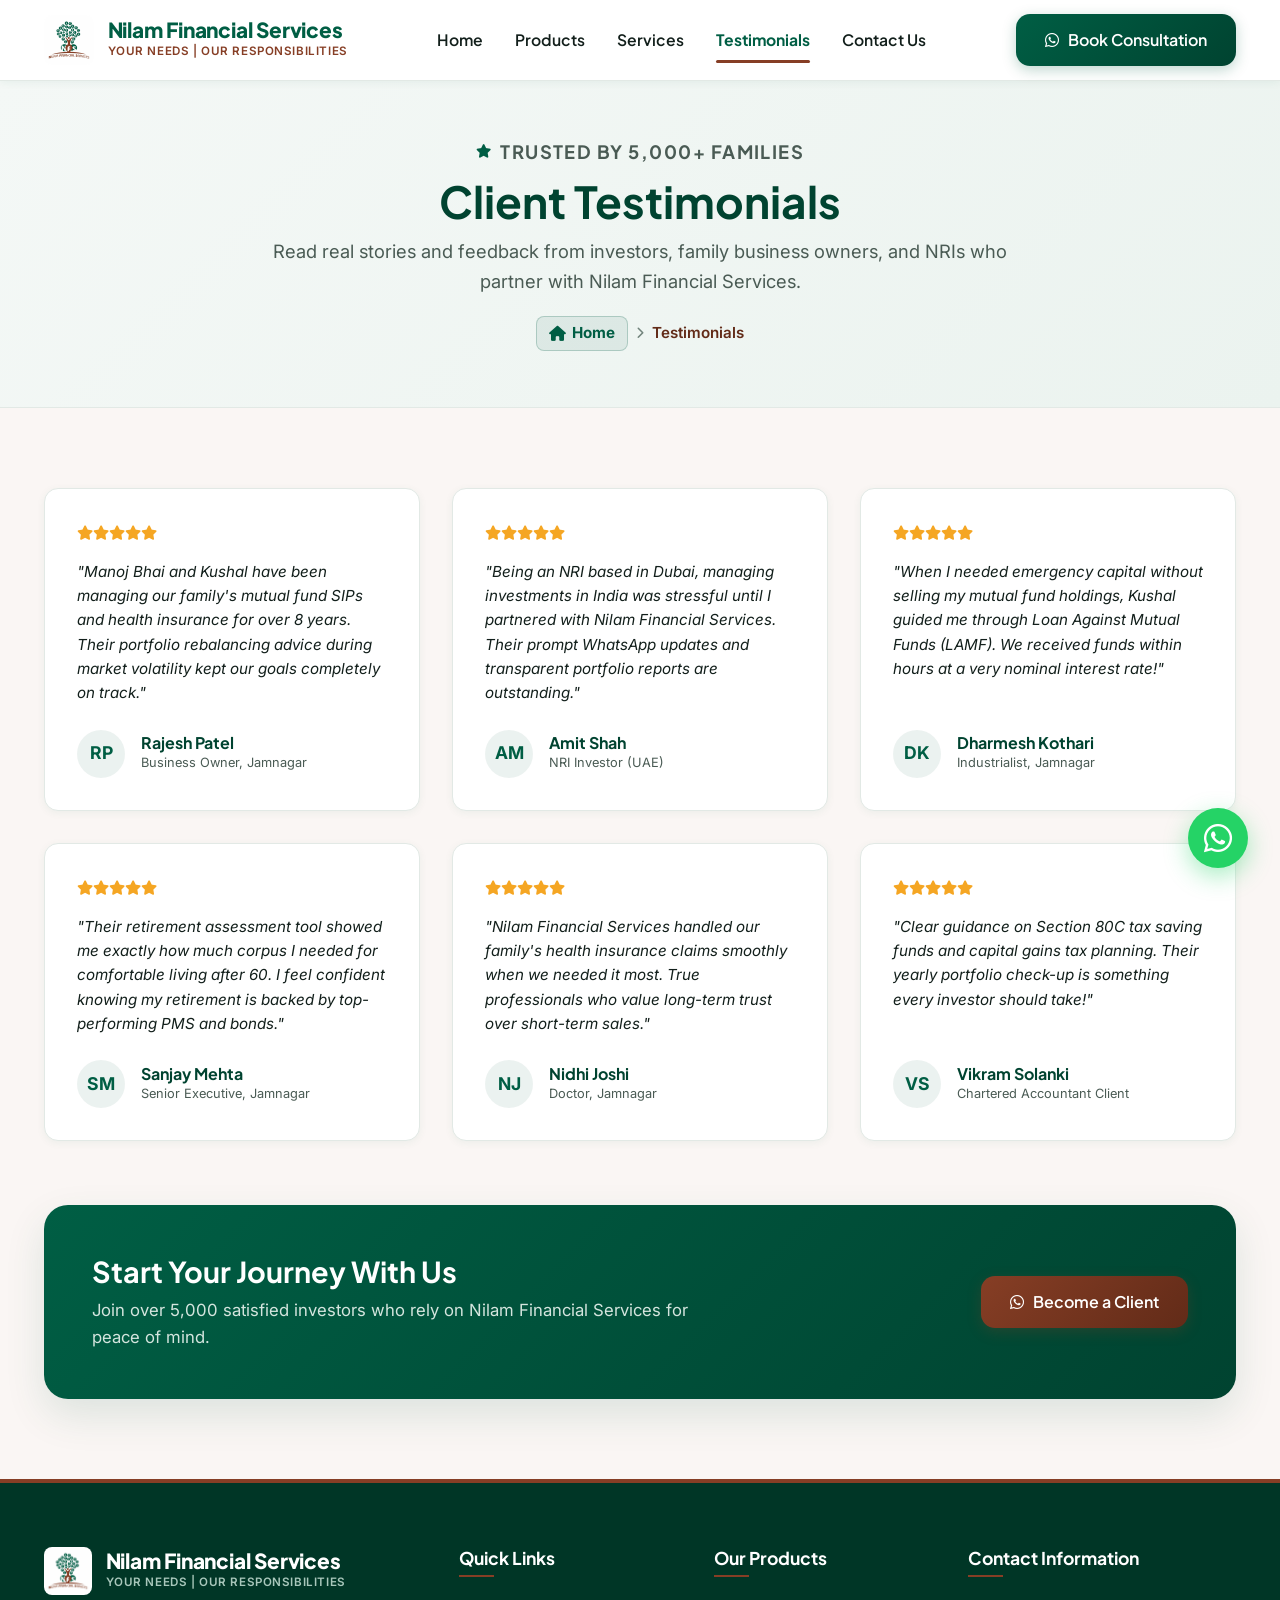
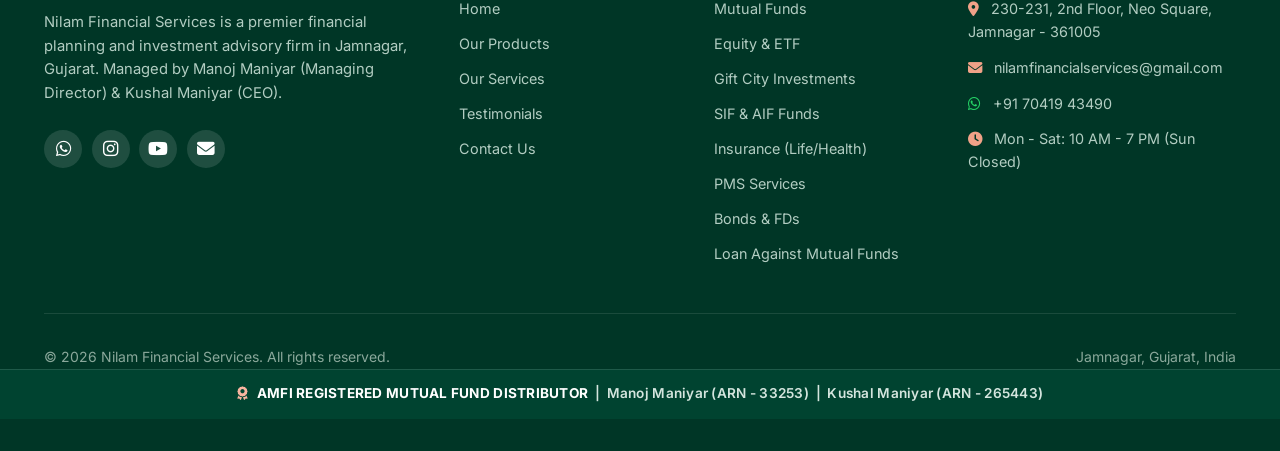
<file: testimonials.html>
<!DOCTYPE html>
<html lang="en">
<head>
  <meta charset="UTF-8">
  <meta name="viewport" content="width=device-width, initial-scale=1.0">
  <title>Testimonials | Nilam Financial Services Jamnagar</title>
  <meta name="description" content="Read client testimonials and reviews for Nilam Financial Services from business owners, NRIs, and investors in Jamnagar, Gujarat.">
  
  <!-- Favicon -->
  <link rel="icon" type="image/jpeg" href="Logo.jpeg">
  
  <!-- Fonts & Icons -->
  <link rel="preconnect" href="https://fonts.googleapis.com">
  <link rel="preconnect" href="https://fonts.gstatic.com" crossorigin>
  <link href="https://fonts.googleapis.com/css2?family=Inter:wght@300;400;500;600;700&family=Plus+Jakarta+Sans:wght@400;500;600;700;800&display=swap" rel="stylesheet">
  <link rel="stylesheet" href="https://cdnjs.cloudflare.com/ajax/libs/font-awesome/6.4.0/css/all.min.css">
  
  <!-- Custom Stylesheet -->
  <link rel="stylesheet" href="css/styles.css">
</head>
<body>

  <!-- Sticky Header Navigation -->
  <header class="header-main">
    <div class="container nav-container">
      <a href="index.html" class="brand-logo-group">
        <img src="Logo.jpeg" alt="Nilam Financial Services Logo" class="brand-logo-img">
        <div class="brand-title-box">
          <span class="brand-name">Nilam Financial Services</span>
          <span class="brand-tagline">Your Needs | Our Responsibilities</span>
        </div>
      </a>

      <!-- Desktop Navigation -->
      <nav class="nav-menu">
        <a href="index.html" class="nav-link">Home</a>
        <a href="products.html" class="nav-link">Products</a>
        <a href="services.html" class="nav-link">Services</a>
        <a href="testimonials.html" class="nav-link active">Testimonials</a>
        <a href="contact.html" class="nav-link">Contact Us</a>
      </nav>

      <div class="nav-actions">
        <a href="https://wa.me/917041943490?text=Hello%20Nilam%20Financial%20Services,%20I%20would%20like%20to%20schedule%20a%20consultation." target="_blank" class="btn btn-primary">
          <i class="fa-brands fa-whatsapp"></i> <span class="btn-text-desktop">Book Consultation</span>
        </a>
        <button class="mobile-toggle" id="mobileToggle" aria-label="Toggle Mobile Menu">
          <i class="fa-solid fa-bars-staggered"></i>
        </button>
      </div>
    </div>
  </header>

  <!-- Mobile Off-Canvas Drawer -->
  <div class="drawer-overlay" id="drawerOverlay"></div>
  <aside class="mobile-drawer" id="mobileDrawer">
    <div class="drawer-header">
      <div class="brand-logo-group">
        <img src="Logo.jpeg" alt="Nilam Financial Services Logo" style="height: 40px; flex-shrink: 0;">
        <div class="brand-title-box">
          <span class="brand-name" style="font-size: 1.05rem; white-space: normal; line-height: 1.15;">Nilam Financial Services</span>
          <span class="brand-tagline" style="font-size: 0.625rem;">Your Needs | Our Responsibilities</span>
        </div>
      </div>
      <button class="drawer-close" id="drawerClose" aria-label="Close Menu">
        <i class="fa-solid fa-xmark"></i>
      </button>
    </div>
    <nav class="drawer-nav">
      <a href="index.html" class="drawer-link">Home</a>
      <a href="products.html" class="drawer-link">Products</a>
      <a href="services.html" class="drawer-link">Services</a>
      <a href="testimonials.html" class="drawer-link active">Testimonials</a>
      <a href="contact.html" class="drawer-link">Contact Us</a>
    </nav>
    <div style="margin-top: auto; display: flex; flex-direction: column; gap: 0.75rem;">
      <a href="https://wa.me/917041943490" target="_blank" class="btn btn-whatsapp" style="width: 100%;">
        <i class="fa-brands fa-whatsapp"></i> Connect on WhatsApp
      </a>
      <div style="display: flex; gap: 0.5rem; justify-content: center; margin-top: 0.25rem;">
        <a href="https://www.instagram.com/fin_quest_" target="_blank" class="social-icon-btn instagram" aria-label="Instagram"><i class="fa-brands fa-instagram"></i></a>
        <a href="https://www.youtube.com/@kushal_maniyar" target="_blank" class="social-icon-btn youtube" aria-label="YouTube"><i class="fa-brands fa-youtube"></i></a>
        <a href="mailto:nilamfinancialservices@gmail.com" class="social-icon-btn" aria-label="Email"><i class="fa-solid fa-envelope"></i></a>
      </div>
    </div>
  </aside>

  <main>
    <!-- PAGE HERO BANNER -->
    <section class="page-hero">
      <div class="container page-hero-content">
        <p class="page-eyebrow"><i class="fa-solid fa-star"></i> Trusted By 5,000+ Families</p>
        <h1>Client Testimonials</h1>
        <p>Read real stories and feedback from investors, family business owners, and NRIs who partner with Nilam Financial Services.</p>
        <div class="breadcrumb">
          <a href="index.html" class="home-link"><i class="fa-solid fa-house"></i> Home</a>
          <i class="fa-solid fa-chevron-right separator"></i>
          <span class="current-page">Testimonials</span>
        </div>
      </div>
    </section>

    <!-- TESTIMONIALS GRID -->
    <section class="testimonials-section">
      <div class="container">
        <div class="testimonials-grid">
          <div class="testimonial-card">
            <div>
              <div class="stars"><i class="fa-solid fa-star"></i><i class="fa-solid fa-star"></i><i class="fa-solid fa-star"></i><i class="fa-solid fa-star"></i><i class="fa-solid fa-star"></i></div>
              <p class="testimonial-text">
                "Manoj Bhai and Kushal have been managing our family's mutual fund SIPs and health insurance for over 8 years. Their portfolio rebalancing advice during market volatility kept our goals completely on track."
              </p>
            </div>
            <div class="client-info">
              <div class="client-avatar">RP</div>
              <div class="client-details">
                <h5>Rajesh Patel</h5>
                <p>Business Owner, Jamnagar</p>
              </div>
            </div>
          </div>

          <div class="testimonial-card">
            <div>
              <div class="stars"><i class="fa-solid fa-star"></i><i class="fa-solid fa-star"></i><i class="fa-solid fa-star"></i><i class="fa-solid fa-star"></i><i class="fa-solid fa-star"></i></div>
              <p class="testimonial-text">
                "Being an NRI based in Dubai, managing investments in India was stressful until I partnered with Nilam Financial Services. Their prompt WhatsApp updates and transparent portfolio reports are outstanding."
              </p>
            </div>
            <div class="client-info">
              <div class="client-avatar">AM</div>
              <div class="client-details">
                <h5>Amit Shah</h5>
                <p>NRI Investor (UAE)</p>
              </div>
            </div>
          </div>

          <div class="testimonial-card">
            <div>
              <div class="stars"><i class="fa-solid fa-star"></i><i class="fa-solid fa-star"></i><i class="fa-solid fa-star"></i><i class="fa-solid fa-star"></i><i class="fa-solid fa-star"></i></div>
              <p class="testimonial-text">
                "When I needed emergency capital without selling my mutual fund holdings, Kushal guided me through Loan Against Mutual Funds (LAMF). We received funds within hours at a very nominal interest rate!"
              </p>
            </div>
            <div class="client-info">
              <div class="client-avatar">DK</div>
              <div class="client-details">
                <h5>Dharmesh Kothari</h5>
                <p>Industrialist, Jamnagar</p>
              </div>
            </div>
          </div>

          <div class="testimonial-card">
            <div>
              <div class="stars"><i class="fa-solid fa-star"></i><i class="fa-solid fa-star"></i><i class="fa-solid fa-star"></i><i class="fa-solid fa-star"></i><i class="fa-solid fa-star"></i></div>
              <p class="testimonial-text">
                "Their retirement assessment tool showed me exactly how much corpus I needed for comfortable living after 60. I feel confident knowing my retirement is backed by top-performing PMS and bonds."
              </p>
            </div>
            <div class="client-info">
              <div class="client-avatar">SM</div>
              <div class="client-details">
                <h5>Sanjay Mehta</h5>
                <p>Senior Executive, Jamnagar</p>
              </div>
            </div>
          </div>

          <div class="testimonial-card">
            <div>
              <div class="stars"><i class="fa-solid fa-star"></i><i class="fa-solid fa-star"></i><i class="fa-solid fa-star"></i><i class="fa-solid fa-star"></i><i class="fa-solid fa-star"></i></div>
              <p class="testimonial-text">
                "Nilam Financial Services handled our family's health insurance claims smoothly when we needed it most. True professionals who value long-term trust over short-term sales."
              </p>
            </div>
            <div class="client-info">
              <div class="client-avatar">NJ</div>
              <div class="client-details">
                <h5>Nidhi Joshi</h5>
                <p>Doctor, Jamnagar</p>
              </div>
            </div>
          </div>

          <div class="testimonial-card">
            <div>
              <div class="stars"><i class="fa-solid fa-star"></i><i class="fa-solid fa-star"></i><i class="fa-solid fa-star"></i><i class="fa-solid fa-star"></i><i class="fa-solid fa-star"></i></div>
              <p class="testimonial-text">
                "Clear guidance on Section 80C tax saving funds and capital gains tax planning. Their yearly portfolio check-up is something every investor should take!"
              </p>
            </div>
            <div class="client-info">
              <div class="client-avatar">VS</div>
              <div class="client-details">
                <h5>Vikram Solanki</h5>
                <p>Chartered Accountant Client</p>
              </div>
            </div>
          </div>
        </div>

        <!-- Banner -->
        <div class="assessment-banner">
          <div class="assessment-content">
            <h3>Start Your Journey With Us</h3>
            <p>Join over 5,000 satisfied investors who rely on Nilam Financial Services for peace of mind.</p>
          </div>
          <a href="contact.html" class="btn btn-secondary" style="white-space: nowrap;">
            <i class="fa-brands fa-whatsapp"></i> Become a Client
          </a>
        </div>
      </div>
    </section>
  </main>

  <!-- Sticky Floating WhatsApp Button -->
  <a href="https://wa.me/917041943490?text=Hello%20Nilam%20Financial%20Services,%20I%20read%20your%20testimonials%20and%20want%20to%20get%20in%20touch." target="_blank" class="whatsapp-float" aria-label="Chat on WhatsApp">
    <i class="fa-brands fa-whatsapp"></i>
  </a>

  <!-- Footer -->
  <footer class="footer">
    <div class="container">
      <div class="footer-grid">
        <div class="footer-brand">
          <div class="brand-logo-group" style="margin-bottom: 1rem;">
            <img src="Logo.jpeg" alt="Nilam Financial Services Logo" style="height: 48px; border-radius: var(--radius-sm);">
            <div class="brand-title-box">
              <span class="brand-name" style="color: var(--white);">Nilam Financial Services</span>
              <span class="brand-tagline" style="color: #A8C7BB;">Your Needs | Our Responsibilities</span>
            </div>
          </div>
          <p>
            Nilam Financial Services is a premier financial planning and investment advisory firm in Jamnagar, Gujarat. Managed by Manoj Maniyar (Managing Director) & Kushal Maniyar (CEO).
          </p>
          <div style="display: flex; gap: 0.6rem; margin-top: 1.25rem;">
            <a href="https://wa.me/917041943490" target="_blank" class="social-icon-btn" aria-label="WhatsApp"><i class="fa-brands fa-whatsapp"></i></a>
            <a href="https://www.instagram.com/fin_quest_" target="_blank" class="social-icon-btn instagram" aria-label="Instagram"><i class="fa-brands fa-instagram"></i></a>
            <a href="https://www.youtube.com/@kushal_maniyar" target="_blank" class="social-icon-btn youtube" aria-label="YouTube"><i class="fa-brands fa-youtube"></i></a>
            <a href="mailto:nilamfinancialservices@gmail.com" class="social-icon-btn" aria-label="Email"><i class="fa-solid fa-envelope"></i></a>
          </div>
        </div>

        <div>
          <h4 class="footer-title">Quick Links</h4>
          <div class="footer-links">
            <a href="index.html">Home</a>
            <a href="products.html">Our Products</a>
            <a href="services.html">Our Services</a>
            <a href="testimonials.html">Testimonials</a>
            <a href="contact.html">Contact Us</a>
          </div>
        </div>

        <div>
          <h4 class="footer-title">Our Products</h4>
          <div class="footer-links">
            <a href="products.html">Mutual Funds</a>
            <a href="products.html">Equity & ETF</a>
            <a href="products.html">Gift City Investments</a>
            <a href="products.html">SIF & AIF Funds</a>
            <a href="products.html">Insurance (Life/Health)</a>
            <a href="products.html">PMS Services</a>
            <a href="products.html">Bonds & FDs</a>
            <a href="products.html">Loan Against Mutual Funds</a>
          </div>
        </div>

        <div>
          <h4 class="footer-title">Contact Information</h4>
          <div style="display: flex; flex-direction: column; gap: 0.8rem; font-size: 0.9rem; color: #B2CDC2;">
            <p><i class="fa-solid fa-location-dot" style="color: #F0A288; margin-right: 0.5rem;"></i> 230-231, 2nd Floor, Neo Square, Jamnagar - 361005</p>
            <p><i class="fa-solid fa-envelope" style="color: #F0A288; margin-right: 0.5rem;"></i> <a href="mailto:nilamfinancialservices@gmail.com" style="color: inherit;">nilamfinancialservices@gmail.com</a></p>
            <p><i class="fa-brands fa-whatsapp" style="color: #25D366; margin-right: 0.5rem;"></i> <a href="https://wa.me/917041943490" target="_blank" style="color: inherit;">+91 70419 43490</a></p>
            <p><i class="fa-solid fa-clock" style="color: #F0A288; margin-right: 0.5rem;"></i> Mon - Sat: 10 AM - 7 PM (Sun Closed)</p>
          </div>
        </div>
      </div>

      <div class="footer-bottom">
        <p>&copy; 2026 Nilam Financial Services. All rights reserved.</p>
        <p>Jamnagar, Gujarat, India</p>
      </div>
    </div>

    <!-- AMFI Registration Disclosure Bar -->
    <div class="amfi-disclosure">
      <div class="container">
        <i class="fa-solid fa-award"></i> <strong>AMFI REGISTERED MUTUAL FUND DISTRIBUTOR</strong> &nbsp;|&nbsp; Manoj Maniyar (ARN - 33253) &nbsp;|&nbsp; Kushal Maniyar (ARN - 265443)
      </div>
    </div>
  </footer>

  <!-- Main JavaScript File -->
  <script src="js/main.js"></script>
</body>
</html>
</file>
<file: css/styles.css>
/* ==========================================================================
   Nilam Financial Services - Complete Stylesheet
   Color Palette:
   - Deep Emerald Green: #005E44
   - Warm Rust / Brown: #863E25
   - White: #FFFFFF
   ========================================================================== */

@import url('https://fonts.googleapis.com/css2?family=Plus+Jakarta+Sans:wght@400;500;600;700;800&family=Inter:wght@300;400;500;600;700&display=swap');

:root {
  /* Brand Colors */
  --primary: #005E44;
  --primary-dark: #004330;
  --primary-light: #007D5B;
  --primary-surface: rgba(0, 94, 68, 0.08);
  --primary-border: rgba(0, 94, 68, 0.22);
  
  --secondary: #863E25;
  --secondary-dark: #622B18;
  --secondary-light: #A54F33;
  --secondary-surface: rgba(134, 62, 37, 0.08);
  --secondary-border: rgba(134, 62, 37, 0.22);

  --white: #FFFFFF;
  --bg-light: #F8FAF8;
  --bg-warm: #FAF6F4;
  --surface-card: #FFFFFF;

  --text-dark: #121F1B;
  --text-muted: #4A5B54;
  --text-light: #71837B;
  --border-light: #E2E9E5;

  /* Shadows */
  --shadow-sm: 0 2px 8px rgba(0, 94, 68, 0.06);
  --shadow-md: 0 8px 24px rgba(0, 94, 68, 0.08);
  --shadow-lg: 0 16px 40px rgba(0, 94, 68, 0.12);
  --shadow-rust: 0 8px 24px rgba(134, 62, 37, 0.15);

  /* Layout & Spacing */
  --radius-sm: 8px;
  --radius-md: 14px;
  --radius-lg: 24px;
  --radius-full: 9999px;
  --transition: all 0.3s cubic-bezier(0.25, 0.8, 0.25, 1);
}

/* Reset & Global */
*, *::before, *::after {
  box-sizing: border-box;
  margin: 0;
  padding: 0;
}

html {
  scroll-behavior: smooth;
  font-size: 16px;
}

body {
  font-family: 'Inter', system-ui, -apple-system, sans-serif;
  color: var(--text-dark);
  background-color: var(--bg-light);
  line-height: 1.6;
  overflow-x: hidden;
}

h1, h2, h3, h4, h5, h6 {
  font-family: 'Plus Jakarta Sans', sans-serif;
  color: var(--primary-dark);
  line-height: 1.25;
  font-weight: 700;
}

a {
  text-decoration: none;
  color: inherit;
  transition: var(--transition);
}

img {
  max-width: 100%;
  height: auto;
  display: block;
}

ul {
  list-style: none;
}

.container {
  width: 100%;
  max-width: 1240px;
  margin: 0 auto;
  padding: 0 1.5rem;
}

/* Page Eyebrow (Clean Text-only Header Accent) */
.page-eyebrow {
  font-family: 'Plus Jakarta Sans', sans-serif;
  font-size: 0.9rem;
  font-weight: 700;
  color: var(--secondary);
  letter-spacing: 0.08em;
  text-transform: uppercase;
  margin-bottom: 0.4rem;
  display: flex;
  align-items: center;
  justify-content: center;
  gap: 0.5rem;
}

.page-eyebrow i {
  color: var(--primary);
  font-size: 0.85rem;
}

/* Utility Components & Badges */
.badge {
  display: inline-flex;
  align-items: center;
  gap: 0.5rem;
  padding: 0.45rem 1.1rem;
  border-radius: var(--radius-full);
  font-size: 0.85rem;
  font-weight: 700;
  letter-spacing: 0.03em;
  text-transform: uppercase;
}

.badge-primary {
  background-color: var(--primary);
  color: var(--white);
  box-shadow: 0 2px 8px rgba(0, 94, 68, 0.2);
}

.badge-secondary {
  background-color: var(--secondary);
  color: var(--white);
  box-shadow: 0 2px 8px rgba(134, 62, 37, 0.2);
}

.badge-hero {
  background: rgba(255, 255, 255, 0.15);
  color: #FFFFFF;
  border: 1px solid rgba(255, 255, 255, 0.35);
  backdrop-filter: blur(8px);
}

.btn {
  display: inline-flex;
  align-items: center;
  justify-content: center;
  gap: 0.6rem;
  padding: 0.85rem 1.8rem;
  border-radius: var(--radius-md);
  font-family: 'Plus Jakarta Sans', sans-serif;
  font-weight: 600;
  font-size: 1rem;
  cursor: pointer;
  transition: var(--transition);
  border: none;
  text-align: center;
  white-space: nowrap;
}

.btn-primary {
  background: linear-gradient(135deg, var(--primary) 0%, var(--primary-dark) 100%);
  color: var(--white);
  box-shadow: 0 4px 14px rgba(0, 94, 68, 0.25);
}

.btn-primary:hover {
  background: linear-gradient(135deg, var(--primary-light) 0%, var(--primary) 100%);
  transform: translateY(-2px);
  box-shadow: 0 6px 20px rgba(0, 94, 68, 0.35);
}

.btn-secondary {
  background: linear-gradient(135deg, var(--secondary) 0%, var(--secondary-dark) 100%);
  color: var(--white);
  box-shadow: 0 4px 14px rgba(134, 62, 37, 0.25);
}

.btn-secondary:hover {
  background: linear-gradient(135deg, var(--secondary-light) 0%, var(--secondary) 100%);
  transform: translateY(-2px);
  box-shadow: 0 6px 20px rgba(134, 62, 37, 0.35);
}

.btn-outline {
  background: transparent;
  color: var(--primary);
  border: 2px solid var(--primary);
}

.btn-outline:hover {
  background-color: var(--primary);
  color: var(--white);
  transform: translateY(-2px);
}

.btn-whatsapp {
  background-color: #25D366;
  color: var(--white);
  box-shadow: 0 4px 14px rgba(37, 211, 102, 0.3);
}

.btn-whatsapp:hover {
  background-color: #1DA851;
  color: var(--white);
  transform: translateY(-2px);
  box-shadow: 0 6px 20px rgba(37, 211, 102, 0.4);
}

.section-header {
  text-align: center;
  max-width: 750px;
  margin: 0 auto 3.5rem auto;
}

.section-header h2 {
  font-size: 2.25rem;
  margin: 0.75rem 0 1rem 0;
  color: var(--primary-dark);
}

.section-header p {
  font-size: 1.1rem;
  color: var(--text-muted);
}

/* Header Navigation (Sticky Glassmorphic) */
.header-main {
  position: sticky;
  top: 0;
  z-index: 1000;
  background: rgba(255, 255, 255, 0.98);
  backdrop-filter: blur(12px);
  -webkit-backdrop-filter: blur(12px);
  box-shadow: var(--shadow-sm);
  transition: var(--transition);
  border-bottom: 1px solid var(--border-light);
}

.nav-container {
  display: flex;
  justify-content: space-between;
  align-items: center;
  padding: 0.85rem 1.5rem;
  gap: 1rem;
}

.brand-logo-group {
  display: flex;
  align-items: center;
  gap: 0.85rem;
  flex-shrink: 1;
  min-width: 0;
}

.brand-logo-img {
  height: 50px;
  width: auto;
  object-fit: contain;
  border-radius: var(--radius-sm);
  flex-shrink: 0;
}

.brand-title-box {
  display: flex;
  flex-direction: column;
  min-width: 0;
}

.brand-name {
  font-family: 'Plus Jakarta Sans', sans-serif;
  font-size: 1.3rem;
  font-weight: 800;
  color: var(--primary);
  line-height: 1.1;
  letter-spacing: -0.01em;
  white-space: nowrap;
}

.brand-tagline {
  font-size: 0.725rem;
  font-weight: 600;
  color: var(--secondary);
  letter-spacing: 0.05em;
  text-transform: uppercase;
  white-space: nowrap;
}

.nav-menu {
  display: flex;
  align-items: center;
  gap: 2rem;
}

.nav-link {
  font-family: 'Plus Jakarta Sans', sans-serif;
  font-weight: 600;
  font-size: 0.98rem;
  color: var(--text-dark);
  padding: 0.5rem 0;
  position: relative;
  transition: var(--transition);
}

.nav-link::after {
  content: '';
  position: absolute;
  bottom: -2px;
  left: 0;
  width: 0;
  height: 3px;
  background-color: var(--secondary);
  border-radius: 2px;
  transition: var(--transition);
}

.nav-link:hover {
  color: var(--primary);
}

.nav-link.active {
  color: var(--primary);
  font-weight: 700;
}

.nav-link.active::after {
  width: 100%;
}

.nav-actions {
  display: flex;
  align-items: center;
  gap: 0.75rem;
  flex-shrink: 0;
}

.mobile-toggle {
  display: none;
  background: var(--primary-surface);
  border: 1px solid var(--primary-border);
  width: 42px;
  height: 42px;
  border-radius: var(--radius-sm);
  align-items: center;
  justify-content: center;
  font-size: 1.25rem;
  color: var(--primary-dark);
  cursor: pointer;
  transition: var(--transition);
}

.mobile-toggle:hover {
  background: var(--primary);
  color: var(--white);
}

/* Off-canvas Mobile Menu */
.mobile-drawer {
  position: fixed;
  top: 0;
  right: -100%;
  width: 85%;
  max-width: 360px;
  height: 100vh;
  background-color: var(--white);
  z-index: 2000;
  box-shadow: -5px 0 25px rgba(0,0,0,0.15);
  transition: right 0.35s cubic-bezier(0.4, 0, 0.2, 1);
  padding: 2rem 1.5rem;
  display: flex;
  flex-direction: column;
}

.mobile-drawer.open {
  right: 0;
}

.drawer-overlay {
  position: fixed;
  inset: 0;
  background: rgba(0, 0, 0, 0.4);
  backdrop-filter: blur(4px);
  z-index: 1999;
  opacity: 0;
  pointer-events: none;
  transition: opacity 0.3s ease;
}

.drawer-overlay.active {
  opacity: 1;
  pointer-events: auto;
}

.drawer-header {
  display: flex;
  justify-content: space-between;
  align-items: center;
  padding-bottom: 1.5rem;
  border-bottom: 1px solid var(--border-light);
  margin-bottom: 1.5rem;
}

.drawer-close {
  background: none;
  border: none;
  font-size: 1.5rem;
  color: var(--text-dark);
  cursor: pointer;
}

.drawer-nav {
  display: flex;
  flex-direction: column;
  gap: 1.25rem;
  margin-bottom: auto;
}

.drawer-link {
  font-family: 'Plus Jakarta Sans', sans-serif;
  font-size: 1.1rem;
  font-weight: 600;
  color: var(--text-dark);
  padding: 0.4rem 0.6rem;
  border-radius: var(--radius-sm);
}

.drawer-link:hover, .drawer-link.active {
  color: var(--primary);
  background-color: var(--primary-surface);
  font-weight: 700;
}

/* Inner Page Hero Header Banner */
.page-hero {
  background: linear-gradient(135deg, #F4F8F6 0%, #EBF3EF 100%);
  color: var(--text-dark);
  padding: 3.5rem 0;
  position: relative;
  border-bottom: 1px solid var(--border-light);
}

.page-hero-content {
  position: relative;
  z-index: 2;
  text-align: center;
  max-width: 800px;
  margin: 0 auto;
}

.page-hero h1 {
  font-size: 2.75rem;
  color: var(--primary-dark);
  margin: 0.5rem 0 0.5rem 0;
}

.page-hero p {
  font-size: 1.15rem;
  color: var(--text-muted);
}

/* Breadcrumb Styling with Highlighted Green Home Link */
.breadcrumb {
  display: flex;
  justify-content: center;
  align-items: center;
  gap: 0.5rem;
  margin-top: 1.25rem;
  font-size: 0.95rem;
  font-weight: 500;
  color: var(--text-muted);
}

.breadcrumb a.home-link {
  color: var(--primary) !important;
  font-weight: 700;
  display: inline-flex;
  align-items: center;
  gap: 0.35rem;
  padding: 0.25rem 0.75rem;
  background-color: var(--primary-surface);
  border-radius: var(--radius-sm);
  border: 1px solid var(--primary-border);
  transition: var(--transition);
}

.breadcrumb a.home-link:hover {
  background-color: var(--primary);
  color: var(--white) !important;
}

.breadcrumb span.current-page {
  color: var(--secondary-dark);
  font-weight: 600;
}

.breadcrumb i.separator {
  color: var(--text-light);
  font-size: 0.75rem;
}

/* Hero Section (Home) */
.hero {
  position: relative;
  background: radial-gradient(circle at 80% 20%, #007D5B 0%, #005E44 45%, #003626 100%);
  color: var(--white);
  padding: 5rem 0 6rem 0;
  overflow: hidden;
}

.hero-grid {
  position: relative;
  z-index: 2;
  display: grid;
  grid-template-columns: 1.2fr 0.8fr;
  gap: 3.5rem;
  align-items: center;
}

.hero-content h1 {
  font-size: 3.25rem;
  color: var(--white);
  margin: 1.2rem 0;
  letter-spacing: -0.02em;
}

.hero-content h1 span {
  color: #F8B5A0;
  background: linear-gradient(135deg, #FFFFFF 0%, #F5B099 100%);
  -webkit-background-clip: text;
  -webkit-text-fill-color: transparent;
}

.hero-lead {
  font-size: 1.2rem;
  color: #D4E5DE;
  margin-bottom: 2.2rem;
  max-width: 600px;
}

.hero-actions {
  display: flex;
  gap: 1.2rem;
  flex-wrap: wrap;
  margin-bottom: 3rem;
}

.hero-stats {
  display: flex;
  gap: 2.5rem;
  padding-top: 2rem;
  border-top: 1px solid rgba(255, 255, 255, 0.15);
}

.stat-item h4 {
  font-size: 2rem;
  color: var(--white);
  margin-bottom: 0.2rem;
}

.stat-item p {
  font-size: 0.875rem;
  color: #A8C7BB;
  text-transform: uppercase;
  letter-spacing: 0.04em;
}

/* Hero Calculator Card */
.hero-card {
  background: rgba(255, 255, 255, 0.97);
  border-radius: var(--radius-lg);
  padding: 2rem;
  color: var(--text-dark);
  box-shadow: 0 20px 50px rgba(0, 0, 0, 0.25);
  border: 1px solid rgba(255, 255, 255, 0.3);
}

.hero-card h3 {
  font-size: 1.4rem;
  color: var(--primary-dark);
  margin-bottom: 0.5rem;
  display: flex;
  align-items: center;
  gap: 0.6rem;
}

.hero-card h3 i {
  color: var(--secondary);
}

.calc-group {
  margin-top: 1.25rem;
}

.calc-label {
  display: flex;
  justify-content: space-between;
  font-size: 0.9rem;
  font-weight: 600;
  color: var(--text-muted);
  margin-bottom: 0.4rem;
}

.calc-slider {
  width: 100%;
  accent-color: var(--primary);
  height: 6px;
  border-radius: 3px;
  cursor: pointer;
}

.calc-value-badge {
  color: var(--primary-dark);
  font-weight: 700;
}

.calc-result-box {
  margin-top: 1.5rem;
  background: var(--bg-warm);
  border: 1px solid var(--secondary-border);
  padding: 1.2rem;
  border-radius: var(--radius-md);
  text-align: center;
}

.calc-result-box p {
  font-size: 0.85rem;
  color: var(--text-muted);
  text-transform: uppercase;
}

.calc-result-box h2 {
  font-size: 1.85rem;
  color: var(--secondary);
  margin-top: 0.2rem;
}

/* Leadership Section */
.leadership-section {
  padding: 5rem 0;
  background-color: var(--white);
}

.leadership-grid {
  display: grid;
  grid-template-columns: repeat(auto-fit, minmax(320px, 1fr));
  gap: 2.5rem;
}

.leader-card {
  background: var(--bg-light);
  border-radius: var(--radius-lg);
  padding: 2.2rem;
  border: 1px solid var(--primary-border);
  transition: var(--transition);
  position: relative;
  overflow: hidden;
}

.leader-card::before {
  content: '';
  position: absolute;
  top: 0;
  left: 0;
  width: 6px;
  height: 100%;
  background: var(--primary);
}

.leader-card:nth-child(2)::before {
  background: var(--secondary);
}

.leader-card:hover {
  transform: translateY(-5px);
  box-shadow: var(--shadow-lg);
}

.leader-badge {
  display: inline-block;
  font-size: 0.8rem;
  font-weight: 700;
  color: var(--secondary);
  text-transform: uppercase;
  letter-spacing: 0.05em;
  margin-bottom: 0.5rem;
}

.leader-name {
  font-size: 1.6rem;
  color: var(--primary-dark);
  margin-bottom: 0.2rem;
}

.leader-title {
  font-size: 1rem;
  font-weight: 600;
  color: var(--text-muted);
  margin-bottom: 1.2rem;
}

.leader-card-header {
  display: flex;
  align-items: center;
  gap: 1.25rem;
  margin-bottom: 1.25rem;
}

.leader-img-wrapper {
  width: 100px;
  height: 100px;
  border-radius: 50%;
  overflow: hidden;
  border: 3px solid var(--white);
  box-shadow: 0 6px 16px rgba(0, 94, 68, 0.15);
  flex-shrink: 0;
}

.leader-img {
  width: 100%;
  height: 100%;
  object-fit: cover;
  object-position: top center;
}

.arn-badge {
  display: inline-flex;
  align-items: center;
  gap: 0.35rem;
  background: rgba(0, 94, 68, 0.08);
  color: var(--primary-dark);
  font-size: 0.78rem;
  font-weight: 700;
  padding: 0.25rem 0.65rem;
  border-radius: var(--radius-sm);
  border: 1px solid var(--primary-border);
  margin-top: 0.35rem;
}

.leader-quote {
  font-size: 0.95rem;
  color: var(--text-dark);
  line-height: 1.6;
  font-style: italic;
  background: var(--white);
  padding: 1rem 1.25rem;
  border-radius: var(--radius-sm);
  border-left: 3px solid var(--primary);
}

/* AMFI Disclosure Banner */
.amfi-disclosure {
  background-color: var(--primary-dark);
  color: #D4E5DE;
  font-size: 0.85rem;
  font-weight: 600;
  padding: 0.85rem 1rem;
  text-align: center;
  letter-spacing: 0.02em;
  border-top: 1px solid rgba(255, 255, 255, 0.12);
}

.amfi-disclosure strong {
  color: var(--white);
}

.amfi-disclosure i {
  color: #F8B5A0;
  margin-right: 0.4rem;
}

/* Social Icon Buttons */
.social-icon-btn {
  display: inline-flex;
  align-items: center;
  justify-content: center;
  width: 38px;
  height: 38px;
  border-radius: 50%;
  background: rgba(255, 255, 255, 0.12);
  color: var(--white);
  font-size: 1.1rem;
  transition: var(--transition);
  text-decoration: none;
}

.social-icon-btn:hover {
  background: var(--primary);
  color: var(--white);
  transform: translateY(-3px);
  box-shadow: 0 4px 12px rgba(0, 0, 0, 0.2);
}

.social-icon-btn.instagram:hover {
  background: #E4405F;
}

.social-icon-btn.youtube:hover {
  background: #FF0000;
}

/* Products Section */
.products-section {
  padding: 5rem 0;
  background-color: var(--bg-light);
}

.filter-tabs {
  display: flex;
  justify-content: center;
  gap: 0.8rem;
  flex-wrap: wrap;
  margin-bottom: 3rem;
}

.filter-btn {
  padding: 0.6rem 1.4rem;
  border-radius: var(--radius-full);
  background: var(--white);
  border: 1px solid var(--border-light);
  font-family: 'Plus Jakarta Sans', sans-serif;
  font-weight: 600;
  font-size: 0.9rem;
  color: var(--text-muted);
  cursor: pointer;
  transition: var(--transition);
}

.filter-btn.active, .filter-btn:hover {
  background: var(--primary);
  color: var(--white);
  border-color: var(--primary);
  box-shadow: var(--shadow-sm);
}

.products-grid {
  display: grid;
  grid-template-columns: repeat(auto-fill, minmax(280px, 1fr));
  gap: 2rem;
}

.product-card {
  background: var(--white);
  border-radius: var(--radius-md);
  padding: 2rem;
  border: 1px solid var(--border-light);
  box-shadow: var(--shadow-sm);
  transition: var(--transition);
  display: flex;
  flex-direction: column;
}

.product-card:hover {
  transform: translateY(-6px);
  box-shadow: var(--shadow-md);
  border-color: var(--primary-border);
}

.product-icon {
  width: 60px;
  height: 60px;
  border-radius: var(--radius-md);
  background: var(--primary-surface);
  color: var(--primary);
  display: flex;
  align-items: center;
  justify-content: center;
  font-size: 1.6rem;
  margin-bottom: 1.25rem;
}

.product-card:nth-child(even) .product-icon {
  background: var(--secondary-surface);
  color: var(--secondary);
}

.product-title {
  font-size: 1.25rem;
  color: var(--primary-dark);
  margin-bottom: 0.75rem;
}

.product-desc {
  font-size: 0.925rem;
  color: var(--text-muted);
  margin-bottom: 1.5rem;
  flex-grow: 1;
}

.product-features {
  margin-bottom: 1.5rem;
}

.product-features li {
  font-size: 0.85rem;
  color: var(--text-dark);
  margin-bottom: 0.4rem;
  display: flex;
  align-items: center;
  gap: 0.5rem;
}

.product-features li i {
  color: var(--primary);
  font-size: 0.8rem;
}

/* Services Section */
.services-section {
  padding: 5rem 0;
  background-color: var(--white);
}

.services-grid {
  display: grid;
  grid-template-columns: repeat(auto-fill, minmax(340px, 1fr));
  gap: 2rem;
}

.service-card {
  background: var(--bg-light);
  border-radius: var(--radius-md);
  padding: 2rem;
  border: 1px solid var(--border-light);
  transition: var(--transition);
  display: flex;
  flex-direction: column;
}

.service-card:hover {
  background: var(--white);
  box-shadow: var(--shadow-lg);
  transform: translateY(-4px);
  border-color: var(--secondary-border);
}

.service-header-row {
  display: flex;
  align-items: center;
  gap: 1.2rem;
  margin-bottom: 1rem;
}

.service-icon-box {
  width: 52px;
  height: 52px;
  border-radius: var(--radius-sm);
  background: var(--secondary);
  color: var(--white);
  display: flex;
  align-items: center;
  justify-content: center;
  font-size: 1.4rem;
  flex-shrink: 0;
}

.service-title {
  font-size: 1.2rem;
  color: var(--primary-dark);
}

.service-body {
  font-size: 0.925rem;
  color: var(--text-muted);
  margin-bottom: 1.25rem;
  flex-grow: 1;
}

/* Assessment CTA Banner */
.assessment-banner {
  margin-top: 4rem;
  background: linear-gradient(135deg, var(--primary) 0%, var(--primary-dark) 100%);
  border-radius: var(--radius-lg);
  padding: 3rem;
  color: var(--white);
  display: flex;
  align-items: center;
  justify-content: space-between;
  gap: 2rem;
  box-shadow: var(--shadow-lg);
}

.assessment-content h3 {
  font-size: 1.8rem;
  color: var(--white);
  margin-bottom: 0.5rem;
}

.assessment-content p {
  color: #D4E5DE;
  font-size: 1.05rem;
  max-width: 600px;
}

/* Testimonials Section */
.testimonials-section {
  padding: 5rem 0;
  background-color: var(--bg-warm);
}

.testimonials-grid {
  display: grid;
  grid-template-columns: repeat(auto-fit, minmax(320px, 1fr));
  gap: 2rem;
}

.testimonial-card {
  background: var(--white);
  border-radius: var(--radius-md);
  padding: 2rem;
  box-shadow: var(--shadow-sm);
  border: 1px solid var(--border-light);
  display: flex;
  flex-direction: column;
  justify-content: space-between;
}

.stars {
  color: #F5A623;
  margin-bottom: 1rem;
  font-size: 0.9rem;
}

.testimonial-text {
  font-size: 0.95rem;
  color: var(--text-dark);
  font-style: italic;
  margin-bottom: 1.5rem;
  line-height: 1.6;
}

.client-info {
  display: flex;
  align-items: center;
  gap: 1rem;
}

.client-avatar {
  width: 48px;
  height: 48px;
  border-radius: 50%;
  background: var(--primary-surface);
  color: var(--primary);
  display: flex;
  align-items: center;
  justify-content: center;
  font-weight: 700;
  font-size: 1.1rem;
}

.client-details h5 {
  font-size: 1rem;
  color: var(--primary-dark);
}

.client-details p {
  font-size: 0.8rem;
  color: var(--text-muted);
}

/* Contact Us Section */
.contact-section {
  padding: 5rem 0;
  background-color: var(--white);
}

.contact-grid {
  display: grid;
  grid-template-columns: 0.9fr 1.1fr;
  gap: 3rem;
}

.contact-info-card {
  background: var(--primary-dark);
  color: var(--white);
  border-radius: var(--radius-lg);
  padding: 2.5rem;
  box-shadow: var(--shadow-lg);
  display: flex;
  flex-direction: column;
  justify-content: space-between;
}

.contact-info-card h3 {
  color: var(--white);
  font-size: 1.75rem;
  margin-bottom: 1rem;
}

.contact-info-card > p {
  color: #D4E5DE;
  margin-bottom: 2rem;
}

.contact-details-list {
  display: flex;
  flex-direction: column;
  gap: 1.5rem;
  margin-bottom: 2rem;
}

.contact-item {
  display: flex;
  gap: 1.2rem;
  align-items: flex-start;
}

.contact-icon {
  width: 44px;
  height: 44px;
  border-radius: var(--radius-sm);
  background: rgba(255, 255, 255, 0.1);
  color: #F0A288;
  display: flex;
  align-items: center;
  justify-content: center;
  font-size: 1.2rem;
  flex-shrink: 0;
}

.contact-text h5 {
  color: #A8C7BB;
  font-size: 0.85rem;
  text-transform: uppercase;
  letter-spacing: 0.05em;
  margin-bottom: 0.2rem;
}

.contact-text p, .contact-text a {
  color: var(--white);
  font-size: 1rem;
}

.contact-text a:hover {
  color: #F0A288;
  text-decoration: underline;
}

.contact-form-card {
  background: var(--bg-light);
  border-radius: var(--radius-lg);
  padding: 2.5rem;
  border: 1px solid var(--border-light);
  box-shadow: var(--shadow-sm);
}

.contact-form-card h3 {
  font-size: 1.6rem;
  color: var(--primary-dark);
  margin-bottom: 0.5rem;
}

.contact-form-card p {
  color: var(--text-muted);
  margin-bottom: 1.8rem;
  font-size: 0.95rem;
}

.form-group {
  margin-bottom: 1.25rem;
}

.form-label {
  display: block;
  font-size: 0.875rem;
  font-weight: 600;
  color: var(--text-dark);
  margin-bottom: 0.4rem;
}

.form-control {
  width: 100%;
  padding: 0.85rem 1rem;
  border-radius: var(--radius-sm);
  border: 1px solid var(--border-light);
  font-family: inherit;
  font-size: 0.95rem;
  background-color: var(--white);
  transition: var(--transition);
}

.form-control:focus {
  outline: none;
  border-color: var(--primary);
  box-shadow: 0 0 0 3px rgba(0, 94, 68, 0.12);
}

textarea.form-control {
  resize: vertical;
  min-height: 110px;
}

.form-row {
  display: grid;
  grid-template-columns: 1fr 1fr;
  gap: 1rem;
}

/* Map Section */
.map-container {
  width: 100%;
  height: 380px;
  border-radius: var(--radius-lg);
  overflow: hidden;
  box-shadow: var(--shadow-md);
  margin-top: 3rem;
  border: 1px solid var(--border-light);
}

.map-container iframe {
  width: 100%;
  height: 100%;
  border: none;
}

/* Modal Styling */
.modal-backdrop {
  position: fixed;
  inset: 0;
  background: rgba(0, 0, 0, 0.6);
  backdrop-filter: blur(5px);
  z-index: 3000;
  display: flex;
  align-items: center;
  justify-content: center;
  padding: 1.5rem;
  opacity: 0;
  pointer-events: none;
  transition: opacity 0.3s ease;
}

.modal-backdrop.active {
  opacity: 1;
  pointer-events: auto;
}

.modal-box {
  background: var(--white);
  border-radius: var(--radius-lg);
  max-width: 580px;
  width: 100%;
  padding: 2.5rem;
  box-shadow: 0 25px 60px rgba(0, 0, 0, 0.3);
  position: relative;
  transform: translateY(20px);
  transition: transform 0.3s ease;
  max-height: 90vh;
  overflow-y: auto;
}

.modal-backdrop.active .modal-box {
  transform: translateY(0);
}

.modal-close-btn {
  position: absolute;
  top: 1.25rem;
  right: 1.25rem;
  background: none;
  border: none;
  font-size: 1.4rem;
  color: var(--text-muted);
  cursor: pointer;
}

.modal-close-btn:hover {
  color: var(--secondary);
}

/* Floating WhatsApp Button */
.whatsapp-float {
  position: fixed;
  bottom: 2rem;
  right: 2rem;
  width: 60px;
  height: 60px;
  background-color: #25D366;
  color: var(--white);
  border-radius: 50%;
  display: flex;
  align-items: center;
  justify-content: center;
  font-size: 2rem;
  box-shadow: 0 8px 24px rgba(37, 211, 102, 0.4);
  z-index: 1500;
  transition: var(--transition);
  animation: pulse-whatsapp 2s infinite;
}

.whatsapp-float:hover {
  transform: scale(1.1);
  background-color: #1DA851;
  color: var(--white);
}

@keyframes pulse-whatsapp {
  0% {
    box-shadow: 0 0 0 0 rgba(37, 211, 102, 0.6);
  }
  70% {
    box-shadow: 0 0 0 16px rgba(37, 211, 102, 0);
  }
  100% {
    box-shadow: 0 0 0 0 rgba(37, 211, 102, 0);
  }
}

/* Footer */
.footer {
  background-color: #003626;
  color: rgba(255, 255, 255, 0.85);
  padding: 4rem 0 2rem 0;
  border-top: 4px solid var(--secondary);
}

.footer-grid {
  display: grid;
  grid-template-columns: 1.4fr 0.8fr 0.8fr 1fr;
  gap: 2.5rem;
  margin-bottom: 3rem;
}

.footer-brand h4 {
  font-size: 1.4rem;
  color: var(--white);
  margin-bottom: 0.8rem;
}

.footer-brand p {
  font-size: 0.925rem;
  color: #B2CDC2;
  line-height: 1.6;
  margin-bottom: 1.5rem;
}

.footer-title {
  font-size: 1.1rem;
  color: var(--white);
  margin-bottom: 1.25rem;
  position: relative;
  padding-bottom: 0.5rem;
}

.footer-title::after {
  content: '';
  position: absolute;
  bottom: 0;
  left: 0;
  width: 35px;
  height: 2px;
  background: var(--secondary);
}

.footer-links {
  display: flex;
  flex-direction: column;
  gap: 0.75rem;
}

.footer-links a {
  font-size: 0.9rem;
  color: #B2CDC2;
}

.footer-links a:hover {
  color: var(--white);
  padding-left: 0.3rem;
}

.footer-bottom {
  padding-top: 2rem;
  border-top: 1px solid rgba(255, 255, 255, 0.1);
  display: flex;
  justify-content: space-between;
  align-items: center;
  flex-wrap: wrap;
  gap: 1rem;
  font-size: 0.875rem;
  color: #8AA89B;
}

/* ==========================================================================
   Responsive Media Queries & Mobile Optimizations
   ========================================================================== */

@media (max-width: 992px) {
  .hero-grid {
    grid-template-columns: 1fr;
    gap: 2.5rem;
  }

  .contact-grid {
    grid-template-columns: 1fr;
  }

  .footer-grid {
    grid-template-columns: 1fr 1fr;
  }

  .assessment-banner {
    flex-direction: column;
    text-align: center;
  }

  .brand-name {
    font-size: 1.15rem;
  }

  .brand-tagline {
    font-size: 0.68rem;
  }

  .brand-logo-img {
    height: 44px;
  }
}

@media (max-width: 768px) {
  .nav-menu {
    display: none;
  }

  .mobile-toggle {
    display: flex;
  }

  .nav-container {
    padding: 0.75rem 1rem;
  }

  .hero {
    padding: 3.5rem 0 4.5rem 0;
  }

  .hero-content h1 {
    font-size: 2.35rem;
  }

  .page-hero {
    padding: 2.5rem 0;
  }

  .page-hero h1 {
    font-size: 2.1rem;
  }

  .form-row {
    grid-template-columns: 1fr;
  }

  .footer-grid {
    grid-template-columns: 1fr;
  }

  .hero-stats {
    gap: 1.5rem;
    flex-wrap: wrap;
  }

  .stat-item h4 {
    font-size: 1.6rem;
  }
}

@media (max-width: 576px) {
  .container {
    padding: 0 1rem;
  }

  .nav-container {
    padding: 0.65rem 0.85rem;
  }

  .brand-logo-group {
    gap: 0.5rem;
  }

  .brand-logo-img {
    height: 38px;
  }

  .brand-name {
    font-size: 1.05rem;
    letter-spacing: -0.02em;
  }

  .brand-tagline {
    font-size: 0.625rem;
  }

  /* Compact consultation button on mobile so it NEVER overlaps with mobile-toggle */
  .nav-actions .btn-primary {
    padding: 0.45rem 0.7rem;
    font-size: 0.8rem;
    border-radius: var(--radius-sm);
  }

  .nav-actions .btn-primary span.btn-text-desktop {
    display: none;
  }

  .hero-content h1 {
    font-size: 1.95rem;
    line-height: 1.2;
  }

  .hero-lead {
    font-size: 1rem;
    margin-bottom: 1.5rem;
  }

  .hero-card {
    padding: 1.25rem;
    border-radius: var(--radius-md);
  }

  .calc-result-box h2 {
    font-size: 1.5rem;
  }

  .section-header h2 {
    font-size: 1.75rem;
  }

  .section-header p {
    font-size: 0.95rem;
  }

  .products-grid, .services-grid, .testimonials-grid {
    grid-template-columns: 1fr;
  }

  .product-card, .service-card, .testimonial-card, .contact-form-card, .contact-info-card {
    padding: 1.4rem;
  }

  .whatsapp-float {
    width: 50px;
    height: 50px;
    font-size: 1.6rem;
    bottom: 1.25rem;
    right: 1.25rem;
  }
}
</file>
